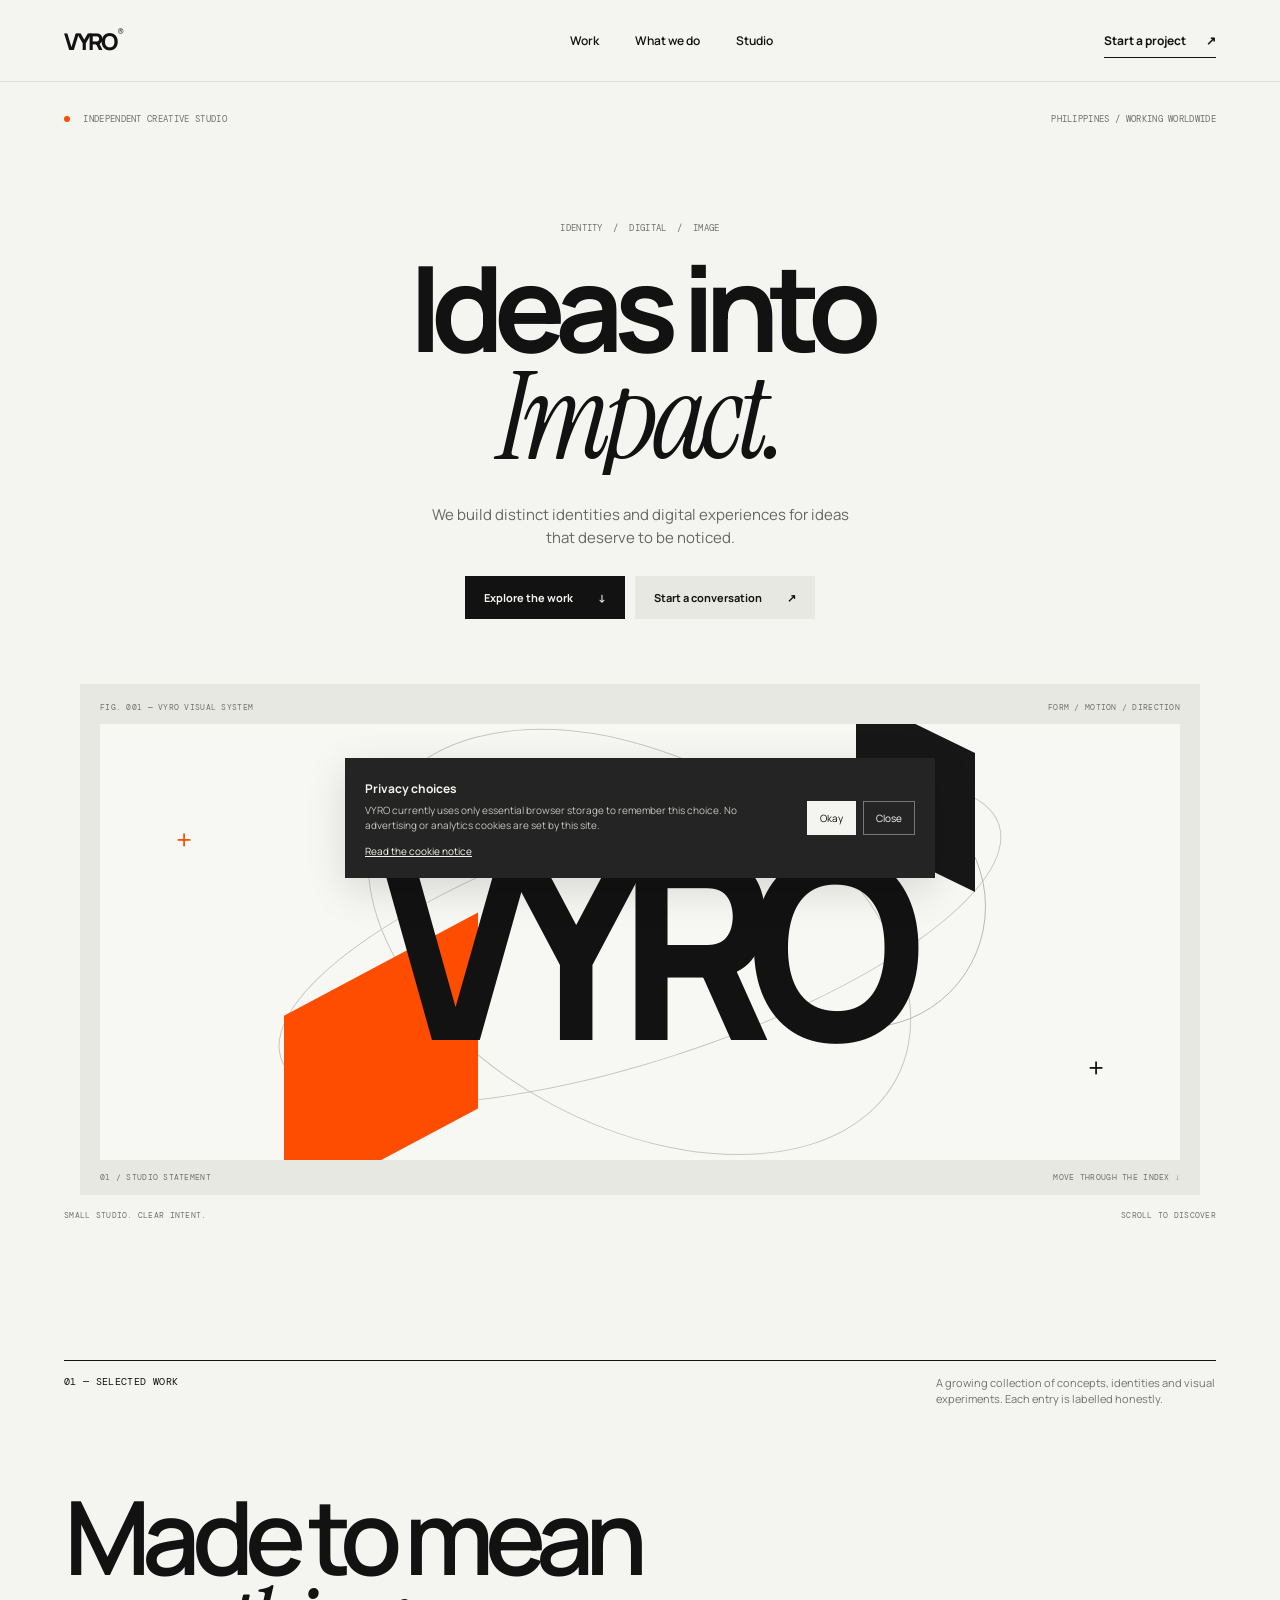
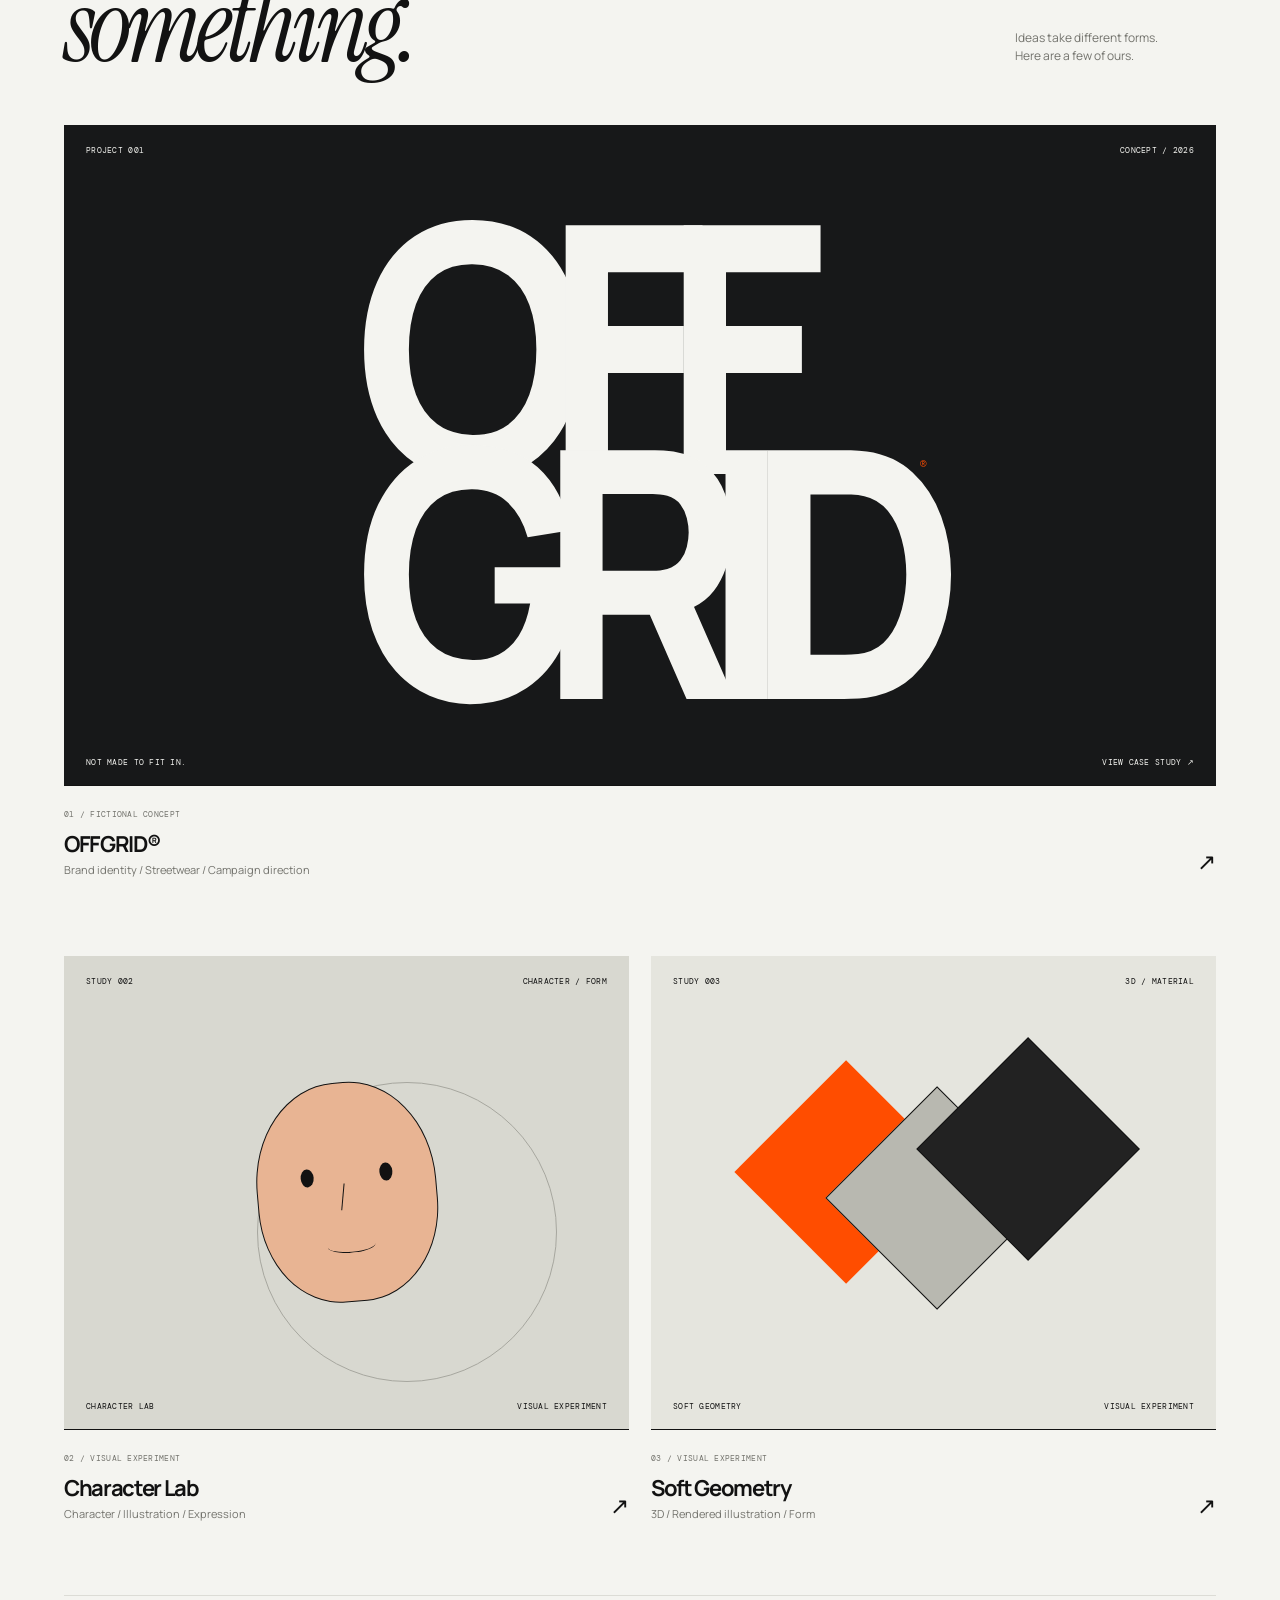
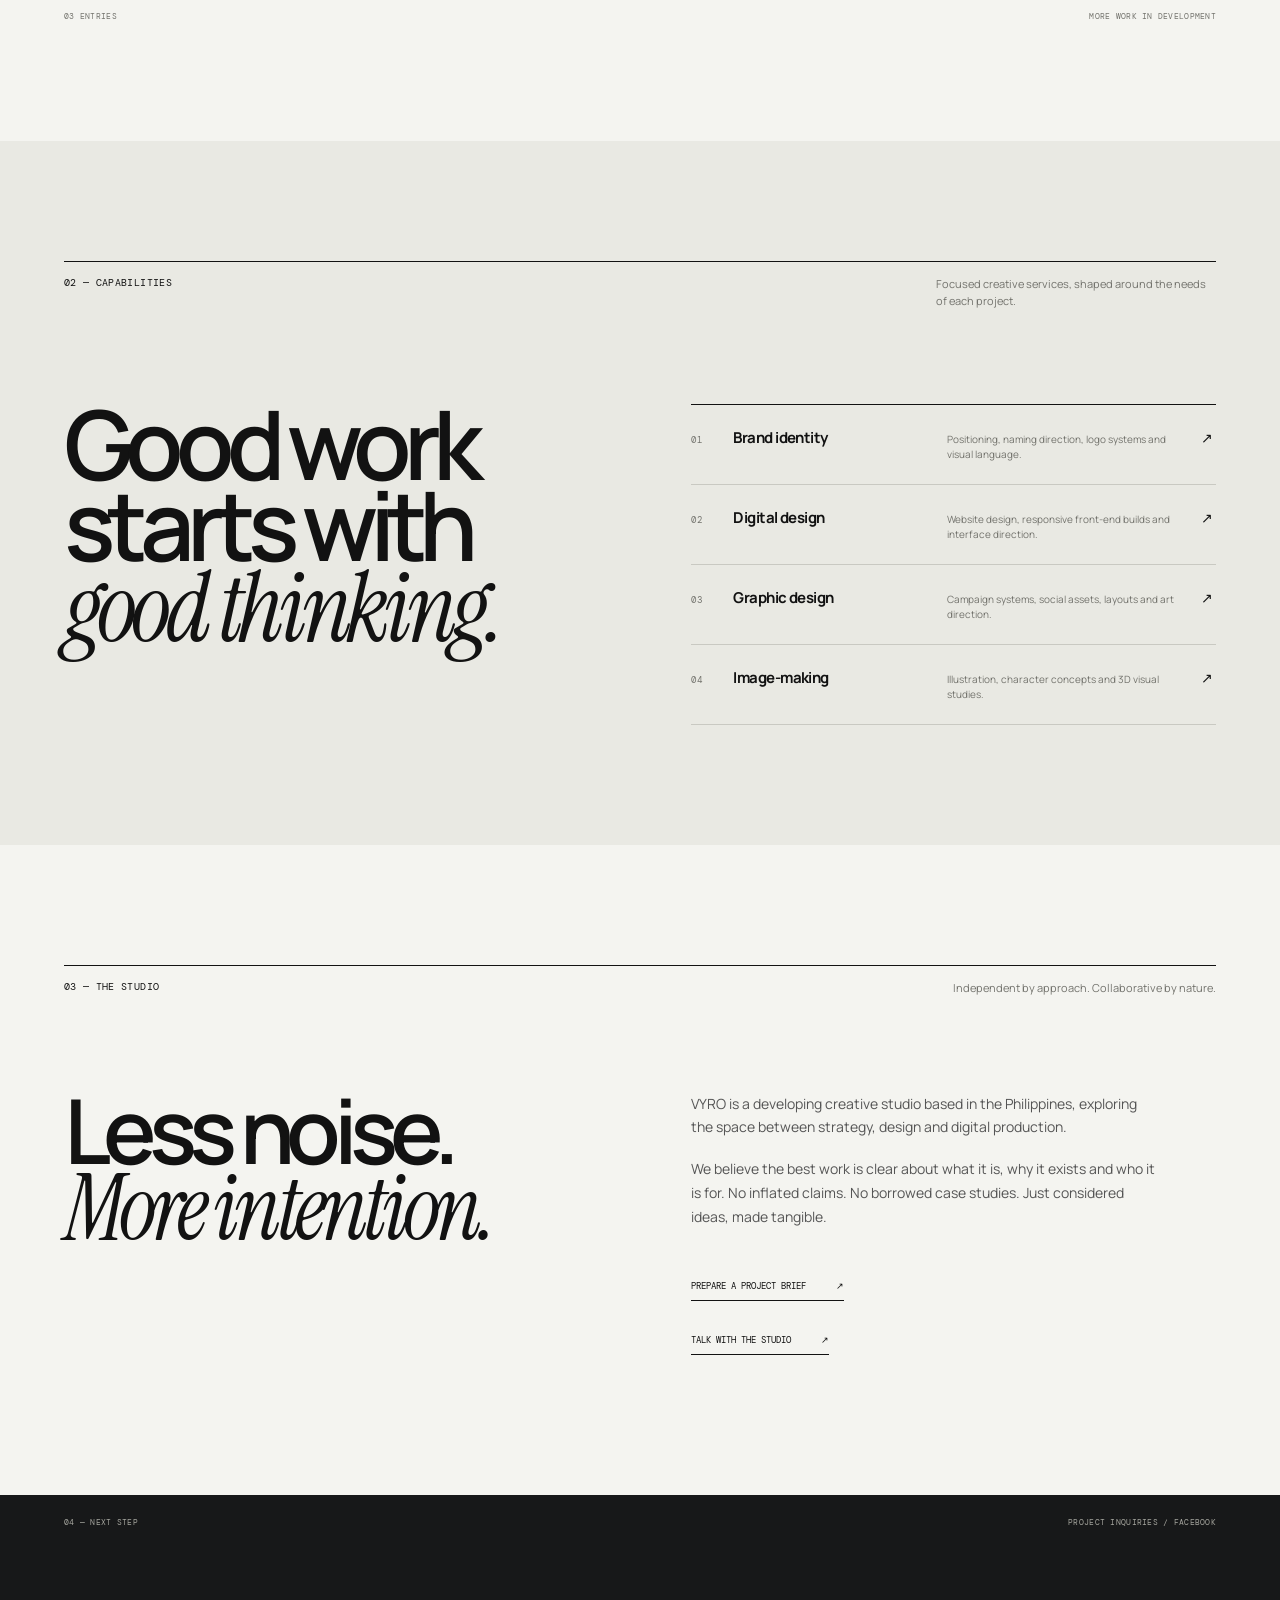
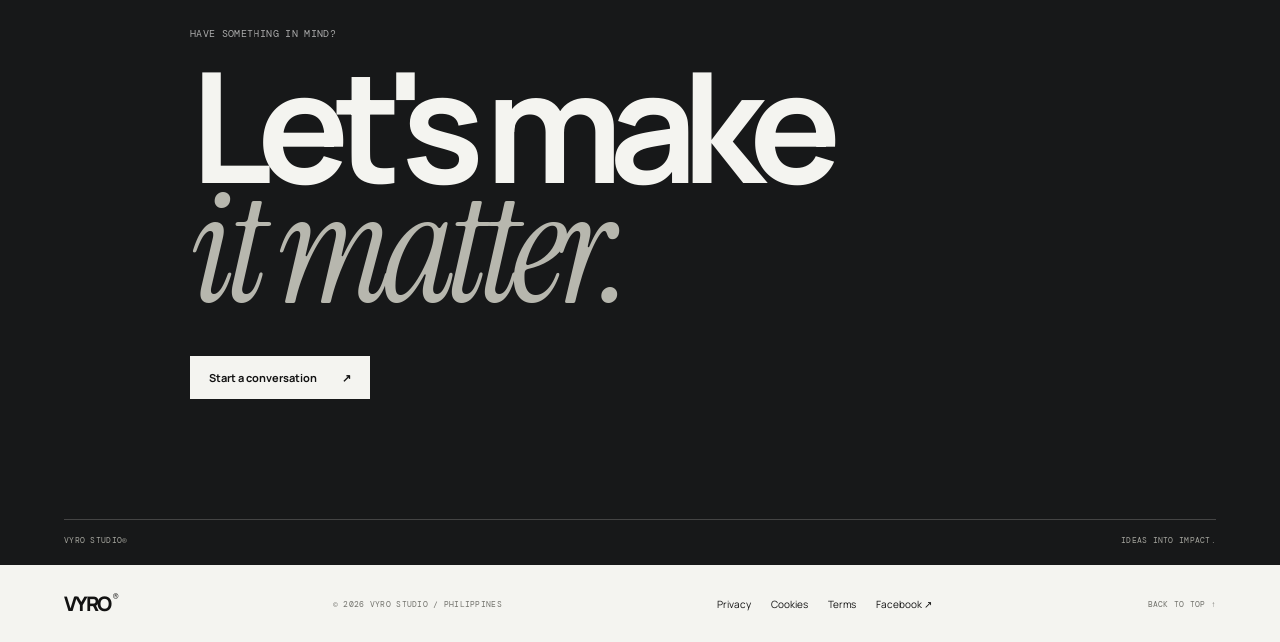
<file: index.html>
<!doctype html>
<html lang="en">
<head>
  <meta charset="utf-8">
  <meta name="viewport" content="width=device-width, initial-scale=1">
  <meta name="theme-color" content="#F4F4F0">
  <meta name="description" content="VYRO Studio is an independent creative studio working across brand identity, digital design and visual worlds. Ideas into impact.">
  <meta property="og:type" content="website">
  <meta property="og:title" content="VYRO Studio — Ideas into Impact">
  <meta property="og:description" content="Brand identity, digital design and visual worlds by VYRO Studio.">
  <meta property="og:url" content="https://vyrobusinessinquires-coder.github.io/vyro-studio/">
  <meta property="og:image" content="https://vyrobusinessinquires-coder.github.io/vyro-studio/og-cover.jpg">
  <meta name="twitter:card" content="summary_large_image">
  <title>VYRO Studio® — Ideas into Impact</title>
  <link rel="icon" href="favicon.svg" type="image/svg+xml">
  <link rel="preconnect" href="https://fonts.googleapis.com">
  <link rel="preconnect" href="https://fonts.gstatic.com" crossorigin>
  <link href="https://fonts.googleapis.com/css2?family=DM+Mono:wght@400;500&family=Manrope:wght@400;500;600;700;800&family=Instrument+Serif:ital@0;1&display=swap" rel="stylesheet">
  <link rel="stylesheet" href="styles.css">
  <script defer src="script.js"></script>
</head>
<body>
  <a class="skip-link" href="#main">Skip to content</a>
  <div class="top-progress" aria-hidden="true"></div>
  <header class="header">
    <a class="brand" href="index.html" aria-label="VYRO Studio home">VYRO<span>®</span></a>
    <button class="menu-toggle" aria-expanded="false" aria-controls="primary-nav" aria-label="Open menu"><i></i><i></i></button>
    <nav id="primary-nav" aria-label="Main navigation">
      <a href="#work">Work</a><a href="#services">What we do</a><a href="#about">Studio</a>
    </nav>
    <a class="header-cta" href="https://www.facebook.com/profile.php?id=61596743637273" target="_blank" rel="noopener noreferrer">Start a project <span>↗</span></a>
  </header>

  <main id="main">
    <section class="hero" aria-labelledby="hero-title">
      <div class="hero-kicker mono"><span><b class="live-dot"></b> INDEPENDENT CREATIVE STUDIO</span><span>PHILIPPINES / WORKING WORLDWIDE</span></div>
      <div class="hero-center">
        <p class="eyebrow mono" data-reveal>IDENTITY&nbsp; / &nbsp;DIGITAL&nbsp; / &nbsp;IMAGE</p>
        <h1 id="hero-title" class="hero-title"><span class="line">Ideas into</span><span class="line"><em>Impact.</em></span></h1>
        <p class="hero-description" data-reveal>We build distinct identities and digital experiences for ideas that deserve to be noticed.</p>
        <div class="hero-actions" data-reveal>
          <a class="button button-dark" href="#work">Explore the work <span>↓</span></a>
          <a class="button button-light" href="https://www.facebook.com/profile.php?id=61596743637273" target="_blank" rel="noopener noreferrer">Start a conversation <span>↗</span></a>
        </div>
      </div>
      <div class="hero-stage" aria-label="A moving typographic composition introducing VYRO Studio">
        <div class="stage-top mono"><span>FIG. 001 — VYRO VISUAL SYSTEM</span><span>FORM / MOTION / DIRECTION</span></div>
        <div class="stage-grid" aria-hidden="true">
          <div class="stage-orbit orbit-a"></div><div class="stage-orbit orbit-b"></div>
          <div class="stage-disc"></div><div class="stage-slab slab-a"></div><div class="stage-slab slab-b"></div>
          <div class="stage-type">VYRO<span>®</span></div>
          <div class="stage-cross cross-a">+</div><div class="stage-cross cross-b">+</div>
        </div>
        <div class="stage-bottom mono"><span>01 / STUDIO STATEMENT</span><span>MOVE THROUGH THE INDEX ↓</span></div>
      </div>
      <div class="hero-foot mono"><span>SMALL STUDIO. CLEAR INTENT.</span><span>SCROLL TO DISCOVER</span></div>
    </section>

    <section class="work section" id="work">
      <div class="section-top">
        <p class="mono section-index">01 — SELECTED WORK</p>
        <p class="section-aside">A growing collection of concepts, identities and visual experiments. Each entry is labelled honestly.</p>
      </div>
      <div class="section-heading" data-reveal><h2>Made to mean<br><em>something.</em></h2><p>Ideas take different forms.<br>Here are a few of ours.</p></div>
      <div class="work-list">
        <a class="work-item work-feature" href="offgrid.html">
          <div class="work-image offgrid-image">
            <div class="image-meta mono"><span>PROJECT 001</span><span>CONCEPT / 2026</span></div>
            <div class="offgrid-lockup">OFF<br>GRID<span>®</span></div>
            <div class="image-bottom mono"><span>NOT MADE TO FIT IN.</span><span>VIEW CASE STUDY ↗</span></div>
            <div class="offgrid-stripe"></div>
          </div>
          <div class="work-caption"><div><span class="mono">01 / FICTIONAL CONCEPT</span><h3>OFFGRID®</h3><p>Brand identity / Streetwear / Campaign direction</p></div><span class="work-arrow">↗</span></div>
        </a>
        <a class="work-item" href="character-lab.html">
          <div class="work-image character-image">
            <div class="image-meta mono"><span>STUDY 002</span><span>CHARACTER / FORM</span></div>
            <div class="character-art"><div class="char-halo"></div><div class="char-face"><i></i><i></i><b></b><span></span></div></div>
            <div class="image-bottom mono"><span>CHARACTER LAB</span><span>VISUAL EXPERIMENT</span></div>
          </div>
          <div class="work-caption"><div><span class="mono">02 / VISUAL EXPERIMENT</span><h3>Character Lab</h3><p>Character / Illustration / Expression</p></div><span class="work-arrow">↗</span></div>
        </a>
        <a class="work-item" href="soft-geometry.html">
          <div class="work-image geometry-image">
            <div class="image-meta mono"><span>STUDY 003</span><span>3D / MATERIAL</span></div>
            <div class="geometry-art"><i></i><i></i><i></i></div>
            <div class="image-bottom mono"><span>SOFT GEOMETRY</span><span>VISUAL EXPERIMENT</span></div>
          </div>
          <div class="work-caption"><div><span class="mono">03 / VISUAL EXPERIMENT</span><h3>Soft Geometry</h3><p>3D / Rendered illustration / Form</p></div><span class="work-arrow">↗</span></div>
        </a>
      </div>
      <div class="list-end mono"><span>03 ENTRIES</span><span>MORE WORK IN DEVELOPMENT</span></div>
    </section>

    <section class="services section" id="services">
      <div class="section-top"><p class="mono section-index">02 — CAPABILITIES</p><p class="section-aside">Focused creative services, shaped around the needs of each project.</p></div>
      <div class="services-layout">
        <h2 data-reveal>Good work<br>starts with<br><em>good thinking.</em></h2>
        <div class="service-list">
          <div class="service-row"><span class="mono">01</span><h3>Brand identity</h3><p>Positioning, naming direction, logo systems and visual language.</p><span>↗</span></div>
          <div class="service-row"><span class="mono">02</span><h3>Digital design</h3><p>Website design, responsive front-end builds and interface direction.</p><span>↗</span></div>
          <div class="service-row"><span class="mono">03</span><h3>Graphic design</h3><p>Campaign systems, social assets, layouts and art direction.</p><span>↗</span></div>
          <div class="service-row"><span class="mono">04</span><h3>Image-making</h3><p>Illustration, character concepts and 3D visual studies.</p><span>↗</span></div>
        </div>
      </div>
    </section>

    <section class="studio section" id="about">
      <div class="section-top"><p class="mono section-index">03 — THE STUDIO</p><p class="section-aside">Independent by approach. Collaborative by nature.</p></div>
      <div class="studio-layout">
        <h2 data-reveal>Less noise.<br><em>More intention.</em></h2>
        <div class="studio-copy"><p>VYRO is a developing creative studio based in the Philippines, exploring the space between strategy, design and digital production.</p><p>We believe the best work is clear about what it is, why it exists and who it is for. No inflated claims. No borrowed case studies. Just considered ideas, made tangible.</p><a class="text-link" href="project-inquiry.html">PREPARE A PROJECT BRIEF <span>↗</span></a><br><a class="text-link" href="https://www.facebook.com/profile.php?id=61596743637273" target="_blank" rel="noopener noreferrer">TALK WITH THE STUDIO <span>↗</span></a></div>
      </div>
    </section>

    <section class="contact">
      <div class="contact-top mono"><span>04 — NEXT STEP</span><span>PROJECT INQUIRIES / FACEBOOK</span></div>
      <div class="contact-content"><p class="mono">HAVE SOMETHING IN MIND?</p><h2>Let's make<br><em>it matter.</em></h2><a class="button button-paper" href="https://www.facebook.com/profile.php?id=61596743637273" target="_blank" rel="noopener noreferrer">Start a conversation <span>↗</span></a></div>
      <div class="contact-bottom mono"><span>VYRO STUDIO®</span><span>IDEAS INTO IMPACT.</span></div>
    </section>
  </main>

  <footer class="footer">
    <a class="brand footer-brand" href="#main">VYRO<span>®</span></a>
    <span class="mono footer-copy">© 2026 VYRO STUDIO / PHILIPPINES</span>
    <nav aria-label="Legal links"><a href="privacy.html">Privacy</a><a href="cookies.html">Cookies</a><a href="terms.html">Terms</a><a href="https://www.facebook.com/profile.php?id=61596743637273" target="_blank" rel="noopener noreferrer">Facebook ↗</a></nav>
    <a class="mono back-top" href="#main">BACK TO TOP ↑</a>
  </footer>

  <aside class="cookie-notice" id="cookie-notice" role="dialog" aria-label="Privacy preferences" aria-live="polite" hidden>
    <div><strong>Privacy choices</strong><p>VYRO currently uses only essential browser storage to remember this choice. No advertising or analytics cookies are set by this site.</p><a href="cookies.html">Read the cookie notice</a></div>
    <div class="cookie-actions"><button type="button" class="cookie-accept" id="cookie-accept">Okay</button><button type="button" class="cookie-dismiss" id="cookie-dismiss">Close</button></div>
  </aside>
  <noscript><p class="noscript">JavaScript is off. The site content and links remain available.</p></noscript>
</body>
</html>
</file>
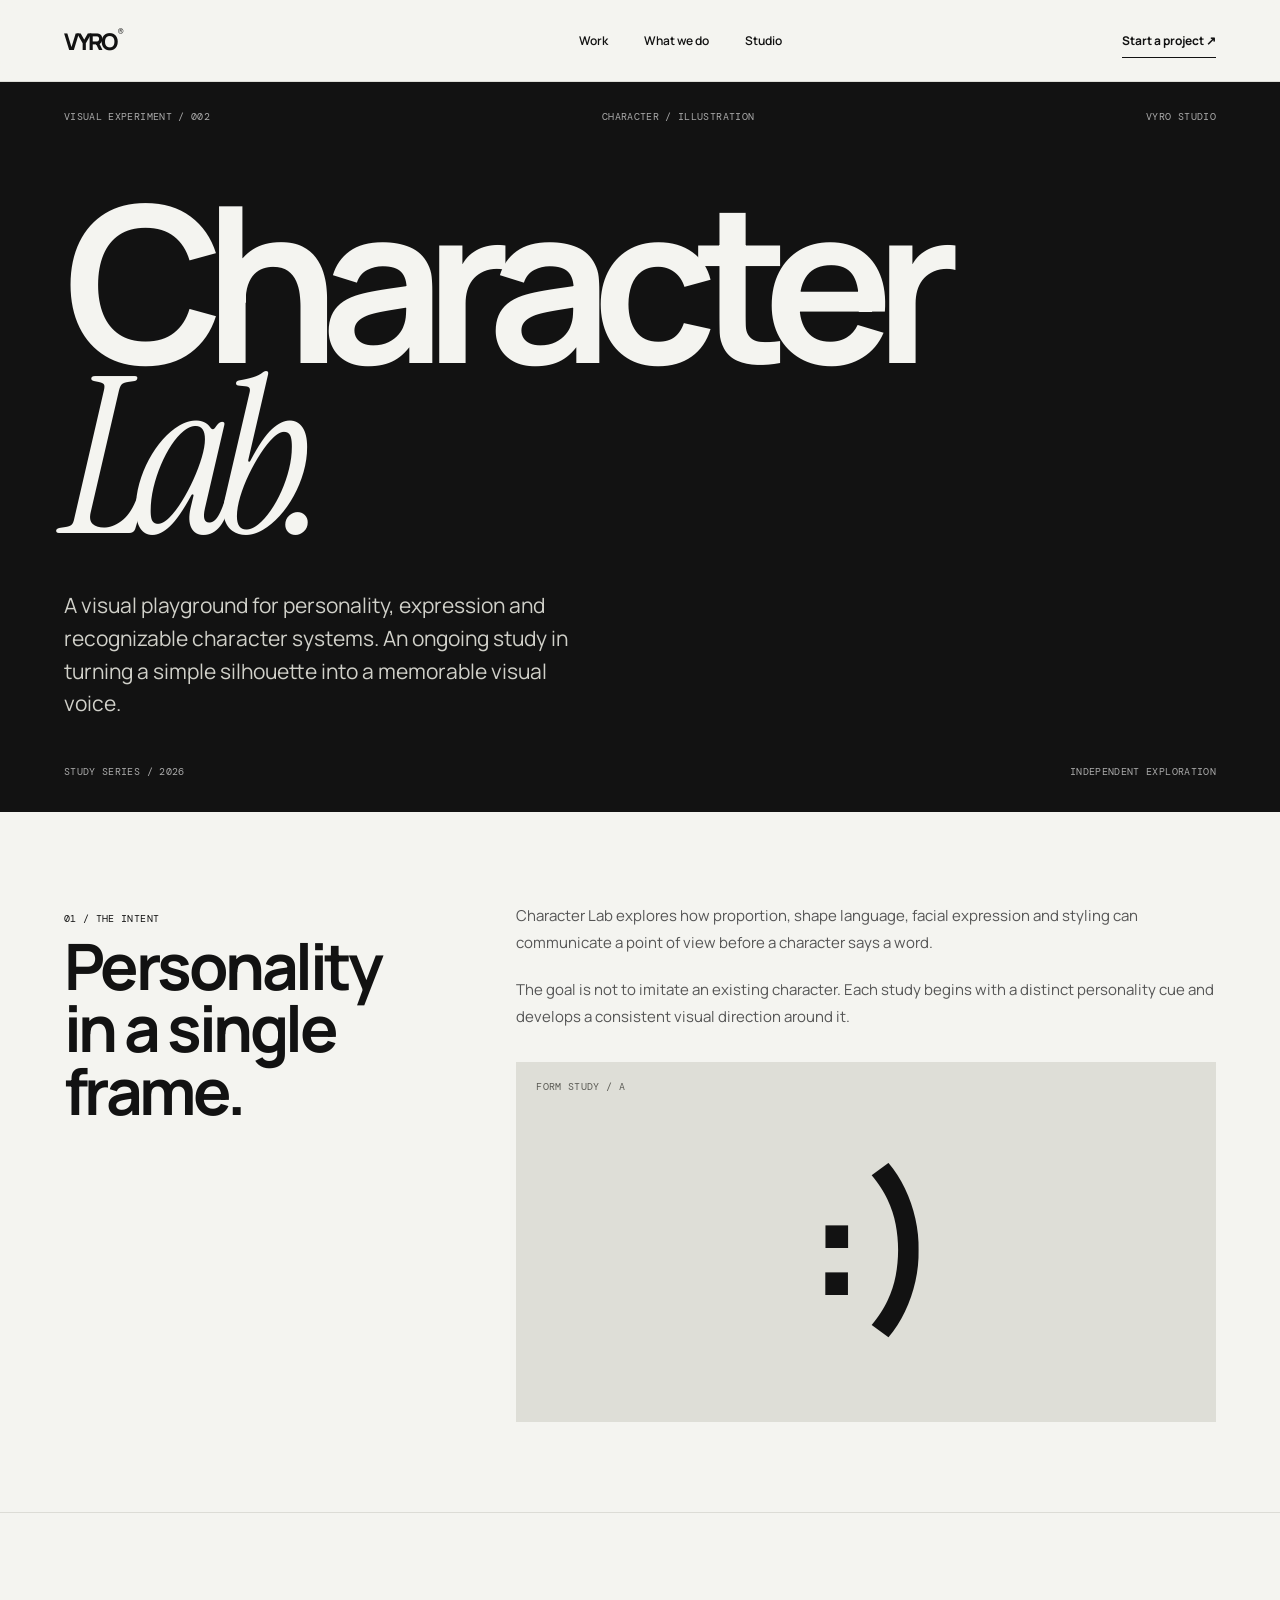
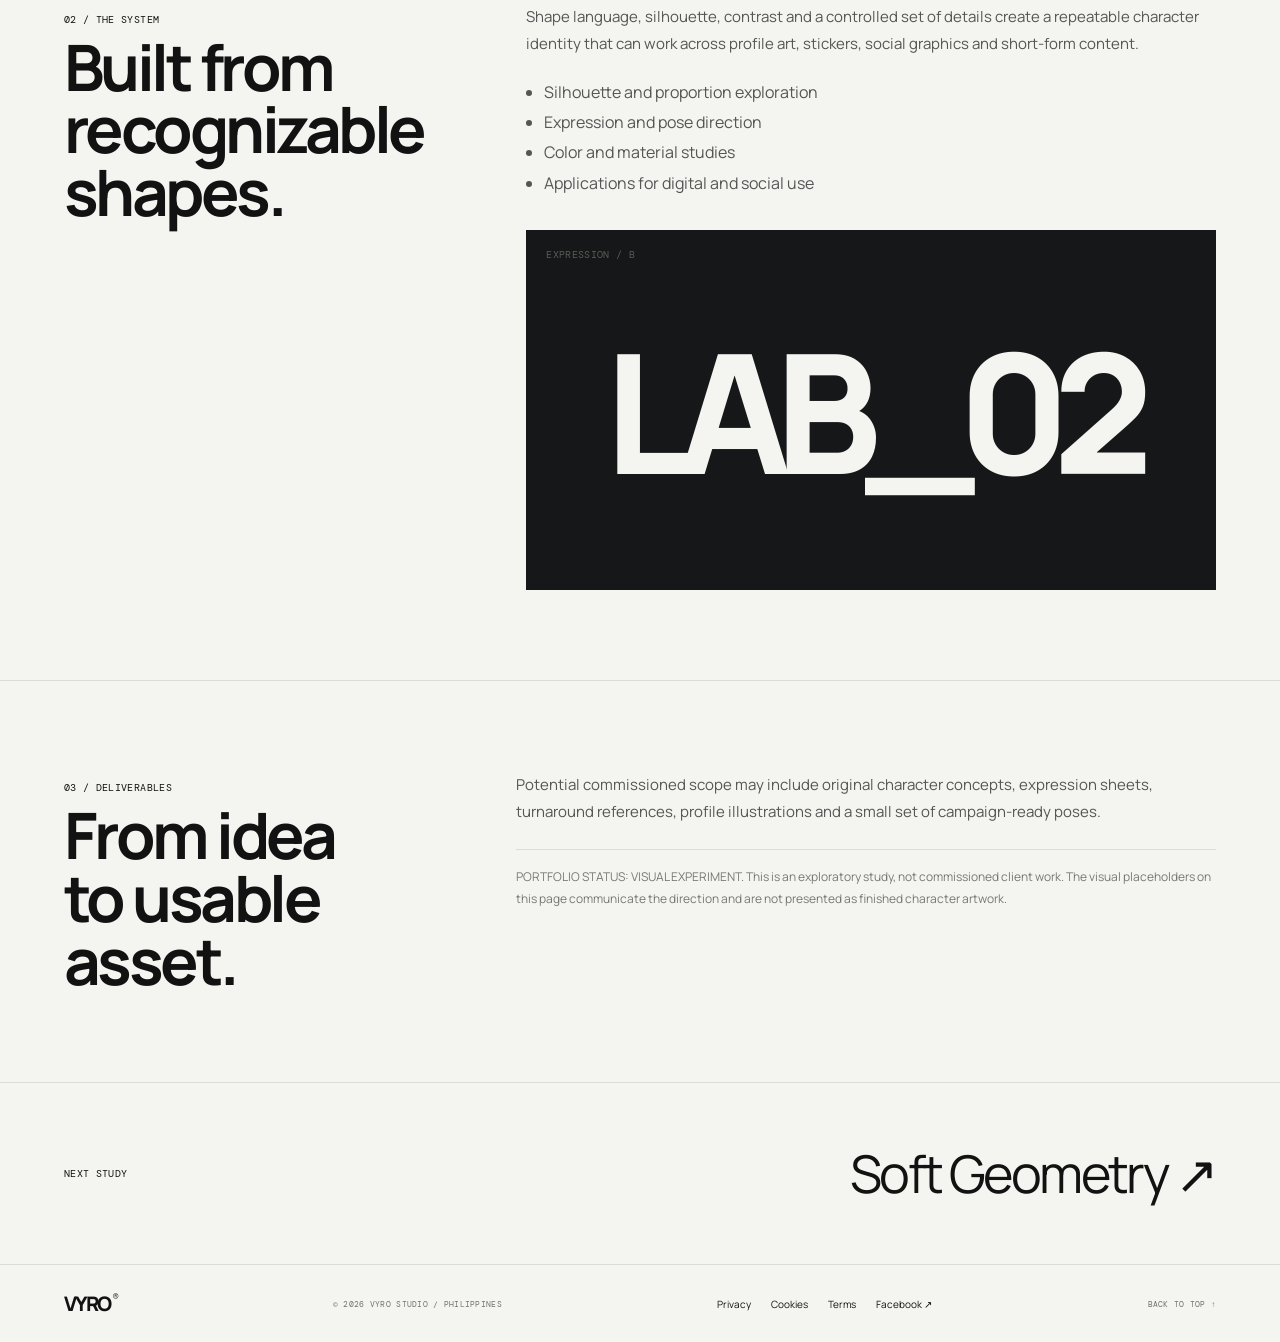
<file: character-lab.html>
<!doctype html><html lang="en"><head><meta charset="utf-8"><meta name="viewport" content="width=device-width,initial-scale=1"><meta name="description" content="Character design and illustration visual experiments by VYRO Studio."><meta property="og:title" content="Character Lab — VYRO Studio"><meta property="og:description" content="Character design and illustration visual experiments by VYRO Studio."><meta name="theme-color" content="#F4F4F0"><title>Character Lab — VYRO Studio</title><link rel="icon" href="favicon.svg" type="image/svg+xml"><link rel="preconnect" href="https://fonts.googleapis.com"><link rel="preconnect" href="https://fonts.gstatic.com" crossorigin><link href="https://fonts.googleapis.com/css2?family=DM+Mono:wght@400;500&family=Manrope:wght@400;500;600;700;800&family=Instrument+Serif:ital@0;1&display=swap" rel="stylesheet"><link rel="stylesheet" href="styles.css"><script defer src="script.js"></script></head><body><header class="header"><a class="brand" href="index.html">VYRO<span>®</span></a><nav id="primary-nav"><a href="index.html#work">Work</a><a href="index.html#services">What we do</a><a href="index.html#about">Studio</a></nav><a class="header-cta" href="https://www.facebook.com/profile.php?id=61596743637273" target="_blank" rel="noopener noreferrer">Start a project ↗</a></header><main id="top"><section class="case-hero"><div class="case-meta mono"><span>VISUAL EXPERIMENT / 002</span><span>CHARACTER / ILLUSTRATION</span><span>VYRO STUDIO</span></div><div><h1>Character<br><em>Lab.</em></h1><p class="case-deck">A visual playground for personality, expression and recognizable character systems. An ongoing study in turning a simple silhouette into a memorable visual voice.</p></div><div class="case-foot mono"><span>STUDY SERIES / 2026</span><span>INDEPENDENT EXPLORATION</span></div></section><section class="case-block"><div><p class="mono">01 / THE INTENT</p><h2>Personality<br>in a single<br>frame.</h2></div><div class="case-copy"><p>Character Lab explores how proportion, shape language, facial expression and styling can communicate a point of view before a character says a word.</p><p>The goal is not to imitate an existing character. Each study begins with a distinct personality cue and develops a consistent visual direction around it.</p><div class="case-visual"><span class="mono">FORM STUDY / A</span><div class="visual-word">: )</div></div></div></section><section class="case-block"><div><p class="mono">02 / THE SYSTEM</p><h2>Built from<br>recognizable<br>shapes.</h2></div><div class="case-copy"><p>Shape language, silhouette, contrast and a controlled set of details create a repeatable character identity that can work across profile art, stickers, social graphics and short-form content.</p><ul><li>Silhouette and proportion exploration</li><li>Expression and pose direction</li><li>Color and material studies</li><li>Applications for digital and social use</li></ul><div class="case-visual dark"><span class="mono">EXPRESSION / B</span><div class="visual-word">LAB_02</div></div></div></section><section class="case-block"><div><p class="mono">03 / DELIVERABLES</p><h2>From idea<br>to usable<br>asset.</h2></div><div class="case-copy"><p>Potential commissioned scope may include original character concepts, expression sheets, turnaround references, profile illustrations and a small set of campaign-ready poses.</p><p class="case-note">PORTFOLIO STATUS: VISUAL EXPERIMENT. This is an exploratory study, not commissioned client work. The visual placeholders on this page communicate the direction and are not presented as finished character artwork.</p></div></section><div class="case-next"><span class="mono">NEXT STUDY</span><a href="soft-geometry.html">Soft Geometry ↗</a></div></main><footer class="footer"><a class="brand footer-brand" href="index.html">VYRO<span>®</span></a><span class="mono footer-copy">© 2026 VYRO STUDIO / PHILIPPINES</span><nav><a href="privacy.html">Privacy</a><a href="cookies.html">Cookies</a><a href="terms.html">Terms</a><a href="https://www.facebook.com/profile.php?id=61596743637273" target="_blank" rel="noopener noreferrer">Facebook ↗</a></nav><a class="mono back-top" href="#top">BACK TO TOP ↑</a></footer></body></html>
</file>
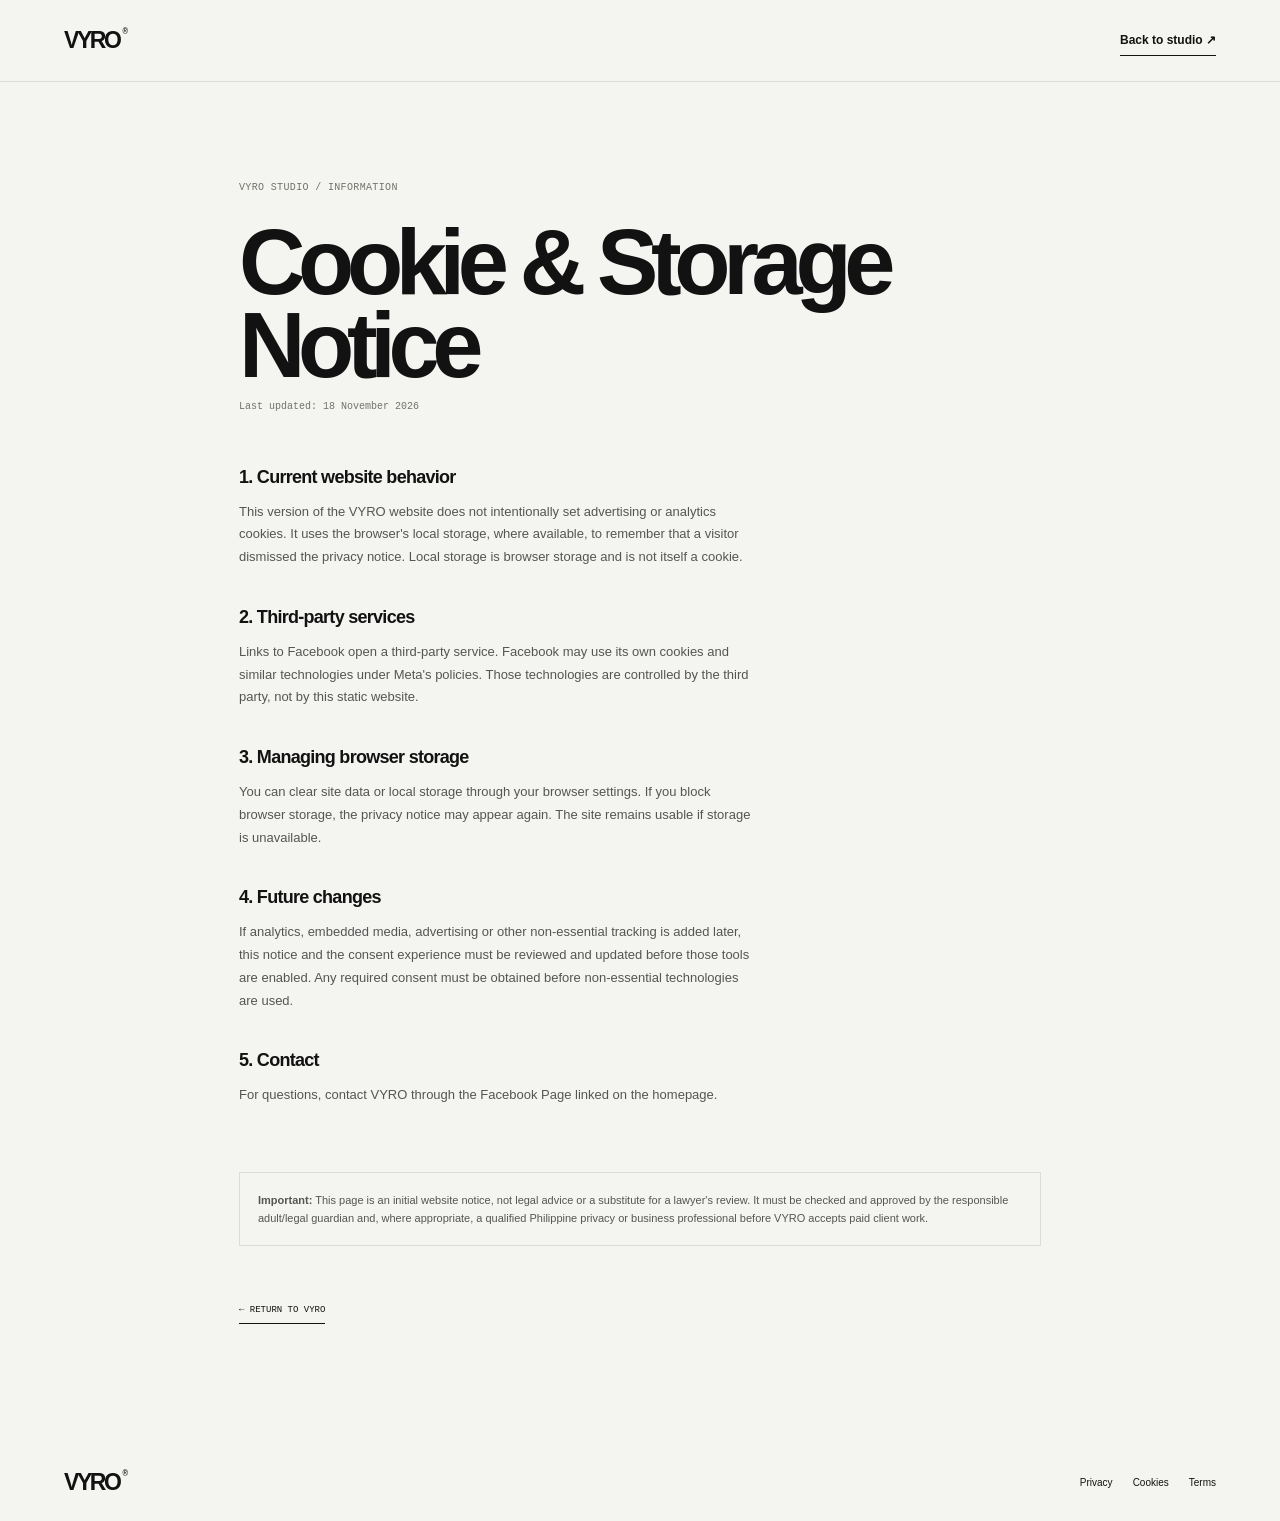
<file: cookies.html>
<!doctype html>
<html lang="en"><head><meta charset="utf-8"><meta name="viewport" content="width=device-width,initial-scale=1"><meta name="description" content="Information about cookies and browser storage used by the VYRO Studio website."><meta name="theme-color" content="#F4F4F0"><title>Cookie & Storage Notice — VYRO Studio</title><link rel="icon" href="favicon.svg" type="image/svg+xml"><link rel="stylesheet" href="styles.css"></head><body><header class="header"><a class="brand" href="index.html">VYRO<span>®</span></a><a class="header-cta" href="index.html">Back to studio ↗</a></header><main class="legal-main"><p class="mono legal-kicker">VYRO STUDIO / INFORMATION</p><h1>Cookie & Storage Notice</h1><p class="legal-updated">Last updated: 18 November 2026</p><section class="legal-copy">
<h2>1. Current website behavior</h2><p>This version of the VYRO website does not intentionally set advertising or analytics cookies. It uses the browser's local storage, where available, to remember that a visitor dismissed the privacy notice. Local storage is browser storage and is not itself a cookie.</p>
<h2>2. Third-party services</h2><p>Links to Facebook open a third-party service. Facebook may use its own cookies and similar technologies under Meta's policies. Those technologies are controlled by the third party, not by this static website.</p>
<h2>3. Managing browser storage</h2><p>You can clear site data or local storage through your browser settings. If you block browser storage, the privacy notice may appear again. The site remains usable if storage is unavailable.</p>
<h2>4. Future changes</h2><p>If analytics, embedded media, advertising or other non-essential tracking is added later, this notice and the consent experience must be reviewed and updated before those tools are enabled. Any required consent must be obtained before non-essential technologies are used.</p>
<h2>5. Contact</h2><p>For questions, contact VYRO through the Facebook Page linked on the homepage.</p>
</section><p class="legal-note"><strong>Important:</strong> This page is an initial website notice, not legal advice or a substitute for a lawyer's review. It must be checked and approved by the responsible adult/legal guardian and, where appropriate, a qualified Philippine privacy or business professional before VYRO accepts paid client work.</p><a class="text-link" href="index.html">← RETURN TO VYRO</a></main><footer class="footer"><a class="brand" href="index.html">VYRO<span>®</span></a><nav><a href="privacy.html">Privacy</a><a href="cookies.html">Cookies</a><a href="terms.html">Terms</a></nav></footer></body></html>
</file>
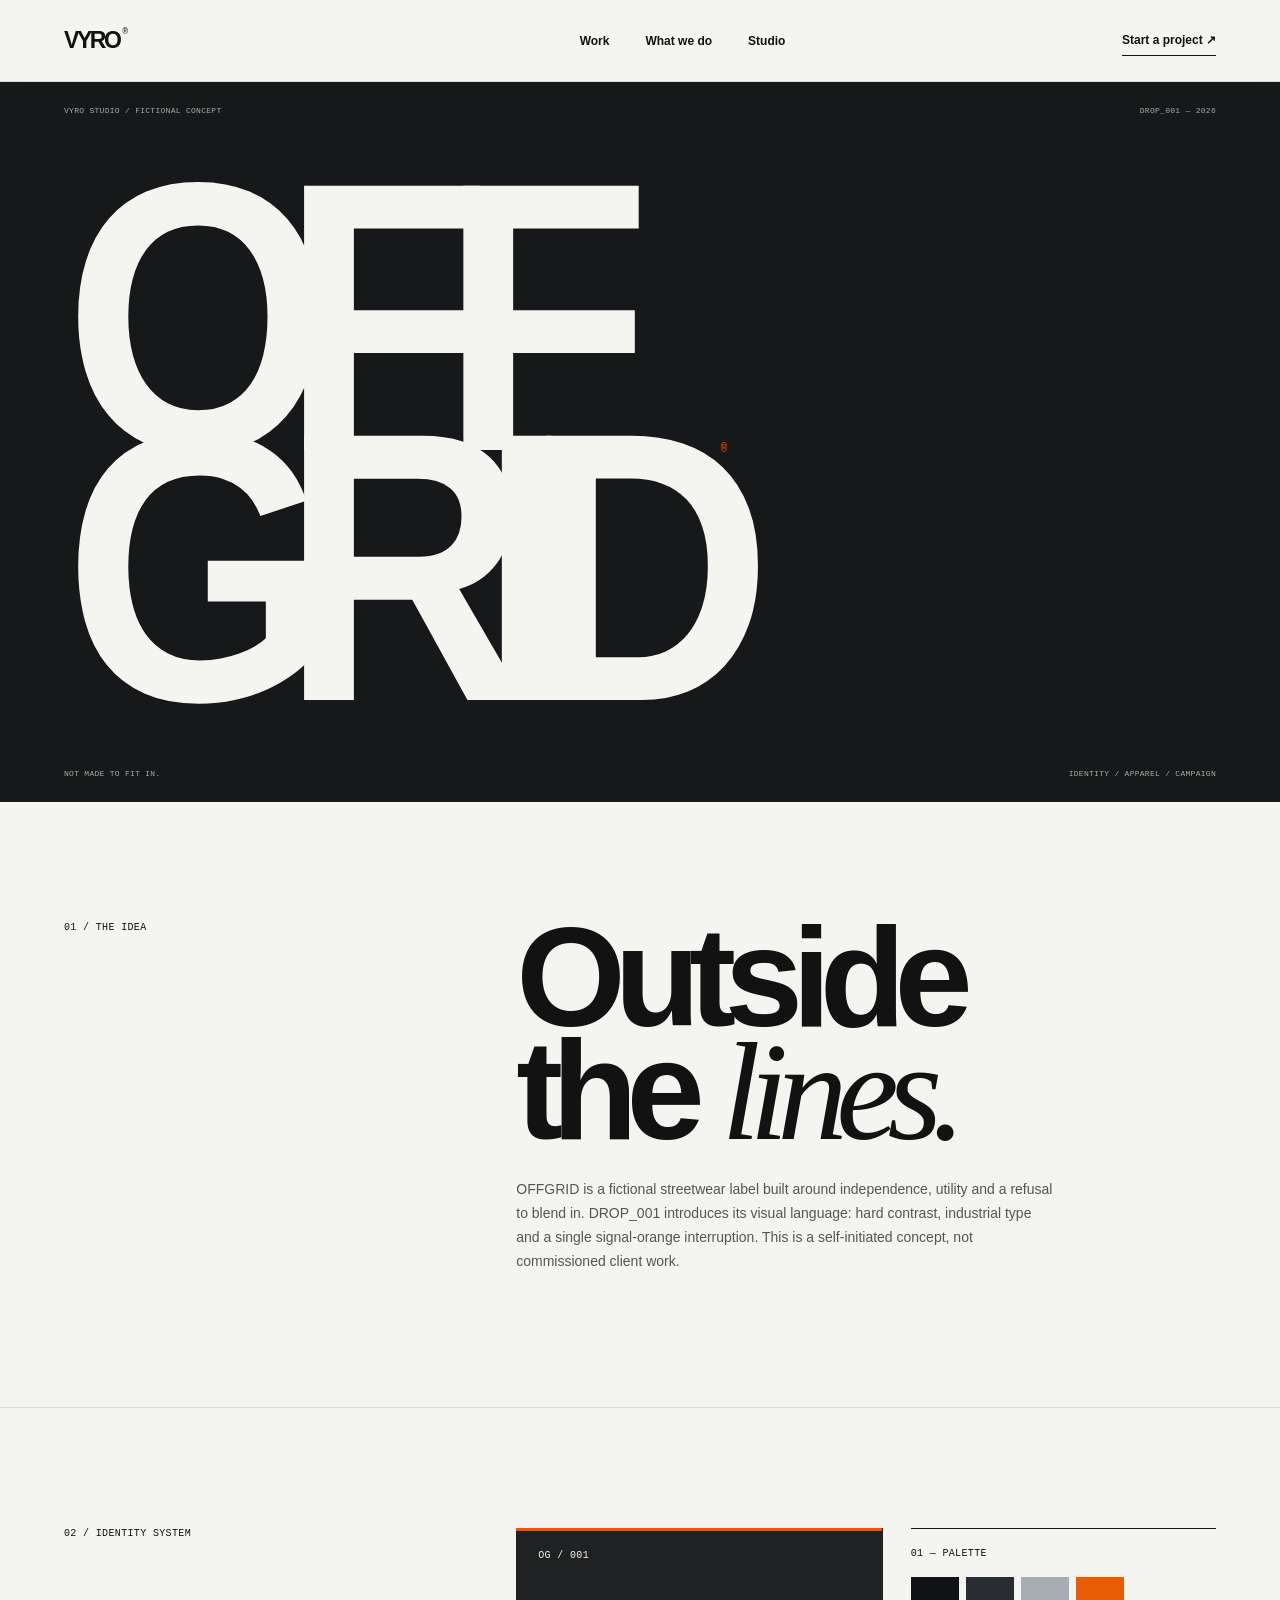
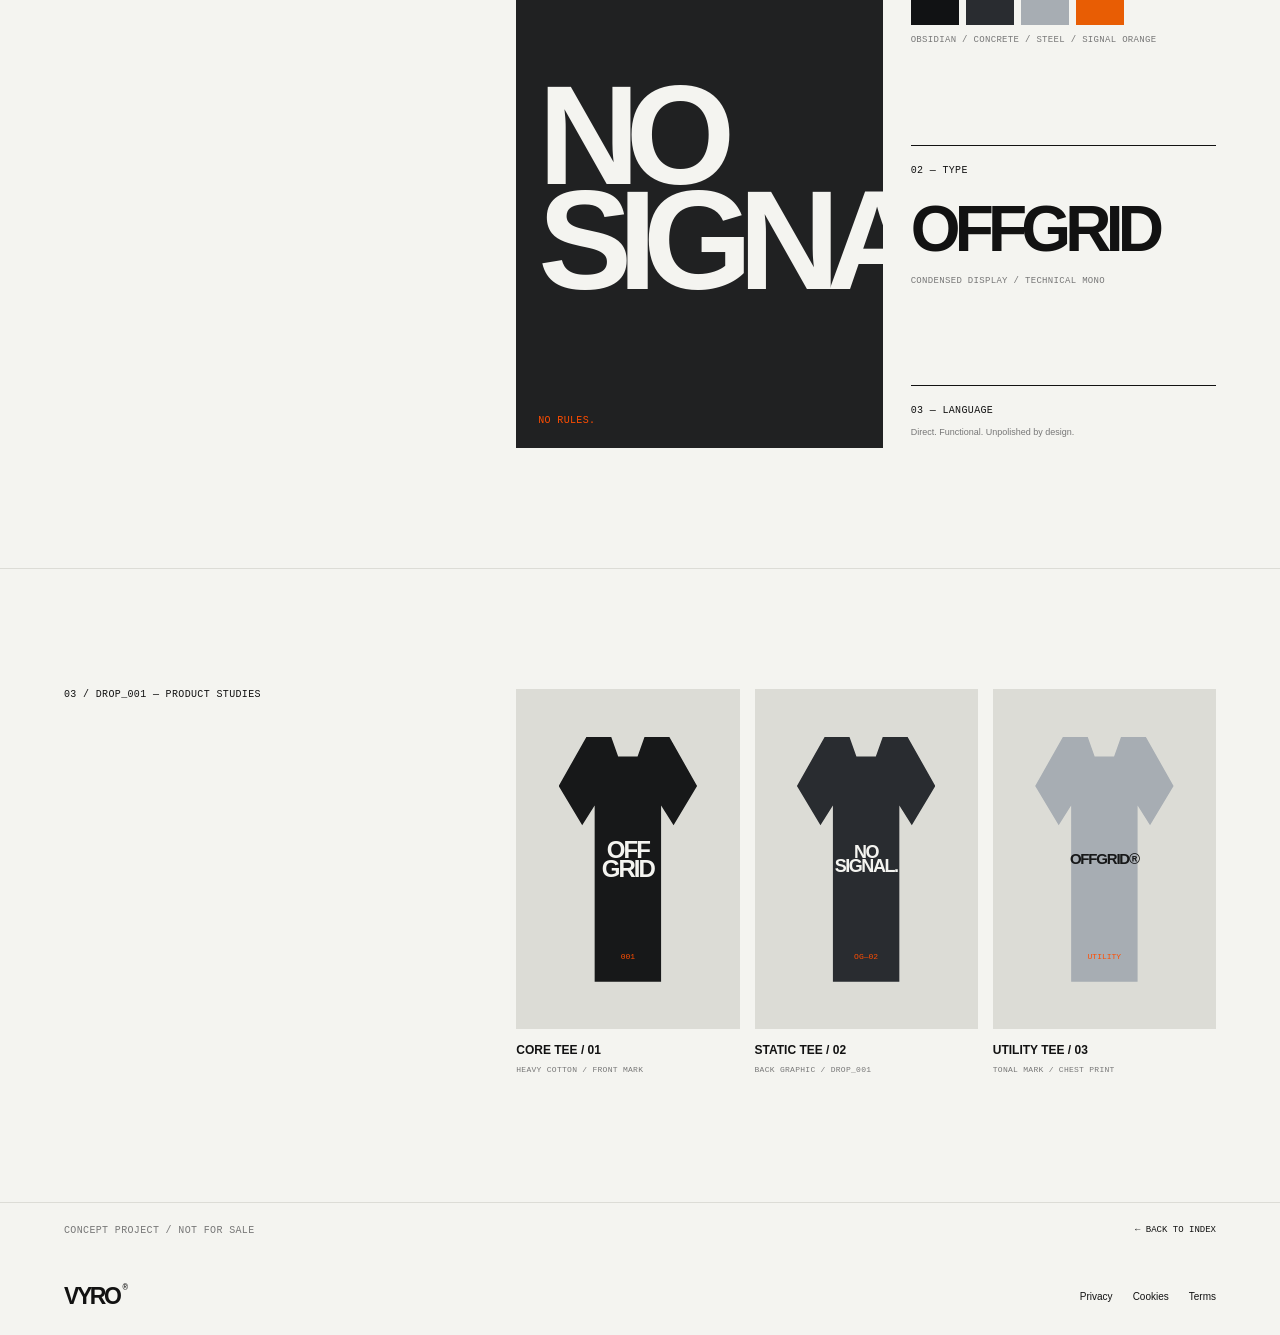
<file: offgrid.html>
<!doctype html>
<html lang="en"><head><meta charset="utf-8"><meta name="viewport" content="width=device-width,initial-scale=1"><meta name="description" content="OFFGRID is a fictional streetwear identity concept developed by VYRO Studio."><meta property="og:title" content="OFFGRID® — Concept Project / VYRO Studio"><meta property="og:description" content="A fictional streetwear identity concept."><meta name="theme-color" content="#171819"><title>OFFGRID® — Concept Project / VYRO Studio</title><link rel="icon" href="favicon.svg" type="image/svg+xml"><link rel="stylesheet" href="styles.css"><link rel="stylesheet" href="offgrid.css"><script defer src="script.js"></script></head>
<body class="offgrid-page"><header class="header"><a class="brand" href="index.html">VYRO<span>®</span></a><nav id="primary-nav"><a href="index.html#work">Work</a><a href="index.html#services">What we do</a><a href="index.html#about">Studio</a></nav><a class="header-cta" href="https://www.facebook.com/profile.php?id=61596743637273" target="_blank" rel="noopener noreferrer">Start a project ↗</a><button class="menu-toggle" aria-expanded="false" aria-controls="primary-nav" aria-label="Open menu"><i></i><i></i></button></header>
<main><section class="og-hero"><div class="og-meta mono"><span>VYRO STUDIO / FICTIONAL CONCEPT</span><span>DROP_001 — 2026</span></div><div class="og-title">OFF<br>GRID<span>®</span></div><div class="og-bottom mono"><span>NOT MADE TO FIT IN.</span><span>IDENTITY / APPAREL / CAMPAIGN</span></div></section>
<section class="og-intro"><span class="mono">01 / THE IDEA</span><div><h1>Outside<br>the <em>lines.</em></h1><p>OFFGRID is a fictional streetwear label built around independence, utility and a refusal to blend in. DROP_001 introduces its visual language: hard contrast, industrial type and a single signal-orange interruption. This is a self-initiated concept, not commissioned client work.</p></div></section>
<section class="og-system"><span class="mono">02 / IDENTITY SYSTEM</span><div class="og-system-grid"><div class="og-poster"><span class="mono">OG / 001</span><b>NO<br>SIGNAL.</b><small class="mono">NO RULES.</small></div><div class="og-spec"><div><span class="mono">01 — PALETTE</span><div class="swatches"><i></i><i></i><i></i><i></i></div><p class="mono">OBSIDIAN / CONCRETE / STEEL / SIGNAL ORANGE</p></div><div><span class="mono">02 — TYPE</span><strong class="type-sample">OFFGRID</strong><p class="mono">CONDENSED DISPLAY / TECHNICAL MONO</p></div><div><span class="mono">03 — LANGUAGE</span><p>Direct. Functional. Unpolished by design.</p></div></div></div></section>
<section class="og-products"><span class="mono">03 / DROP_001 — PRODUCT STUDIES</span><div class="product-studies"><article><div class="tee tee-one"><span>OFF<br>GRID</span><small>001</small></div><h3>CORE TEE / 01</h3><p class="mono">HEAVY COTTON / FRONT MARK</p></article><article><div class="tee tee-two"><span>NO<br>SIGNAL.</span><small>OG—02</small></div><h3>STATIC TEE / 02</h3><p class="mono">BACK GRAPHIC / DROP_001</p></article><article><div class="tee tee-three"><span>OFFGRID®</span><small>UTILITY</small></div><h3>UTILITY TEE / 03</h3><p class="mono">TONAL MARK / CHEST PRINT</p></article></div></section>
<section class="og-close"><span class="mono">CONCEPT PROJECT / NOT FOR SALE</span><a href="index.html#work">← BACK TO INDEX</a></section></main><footer class="footer"><a class="brand" href="index.html">VYRO<span>®</span></a><nav><a href="privacy.html">Privacy</a><a href="cookies.html">Cookies</a><a href="terms.html">Terms</a></nav></footer></body></html>
</file>
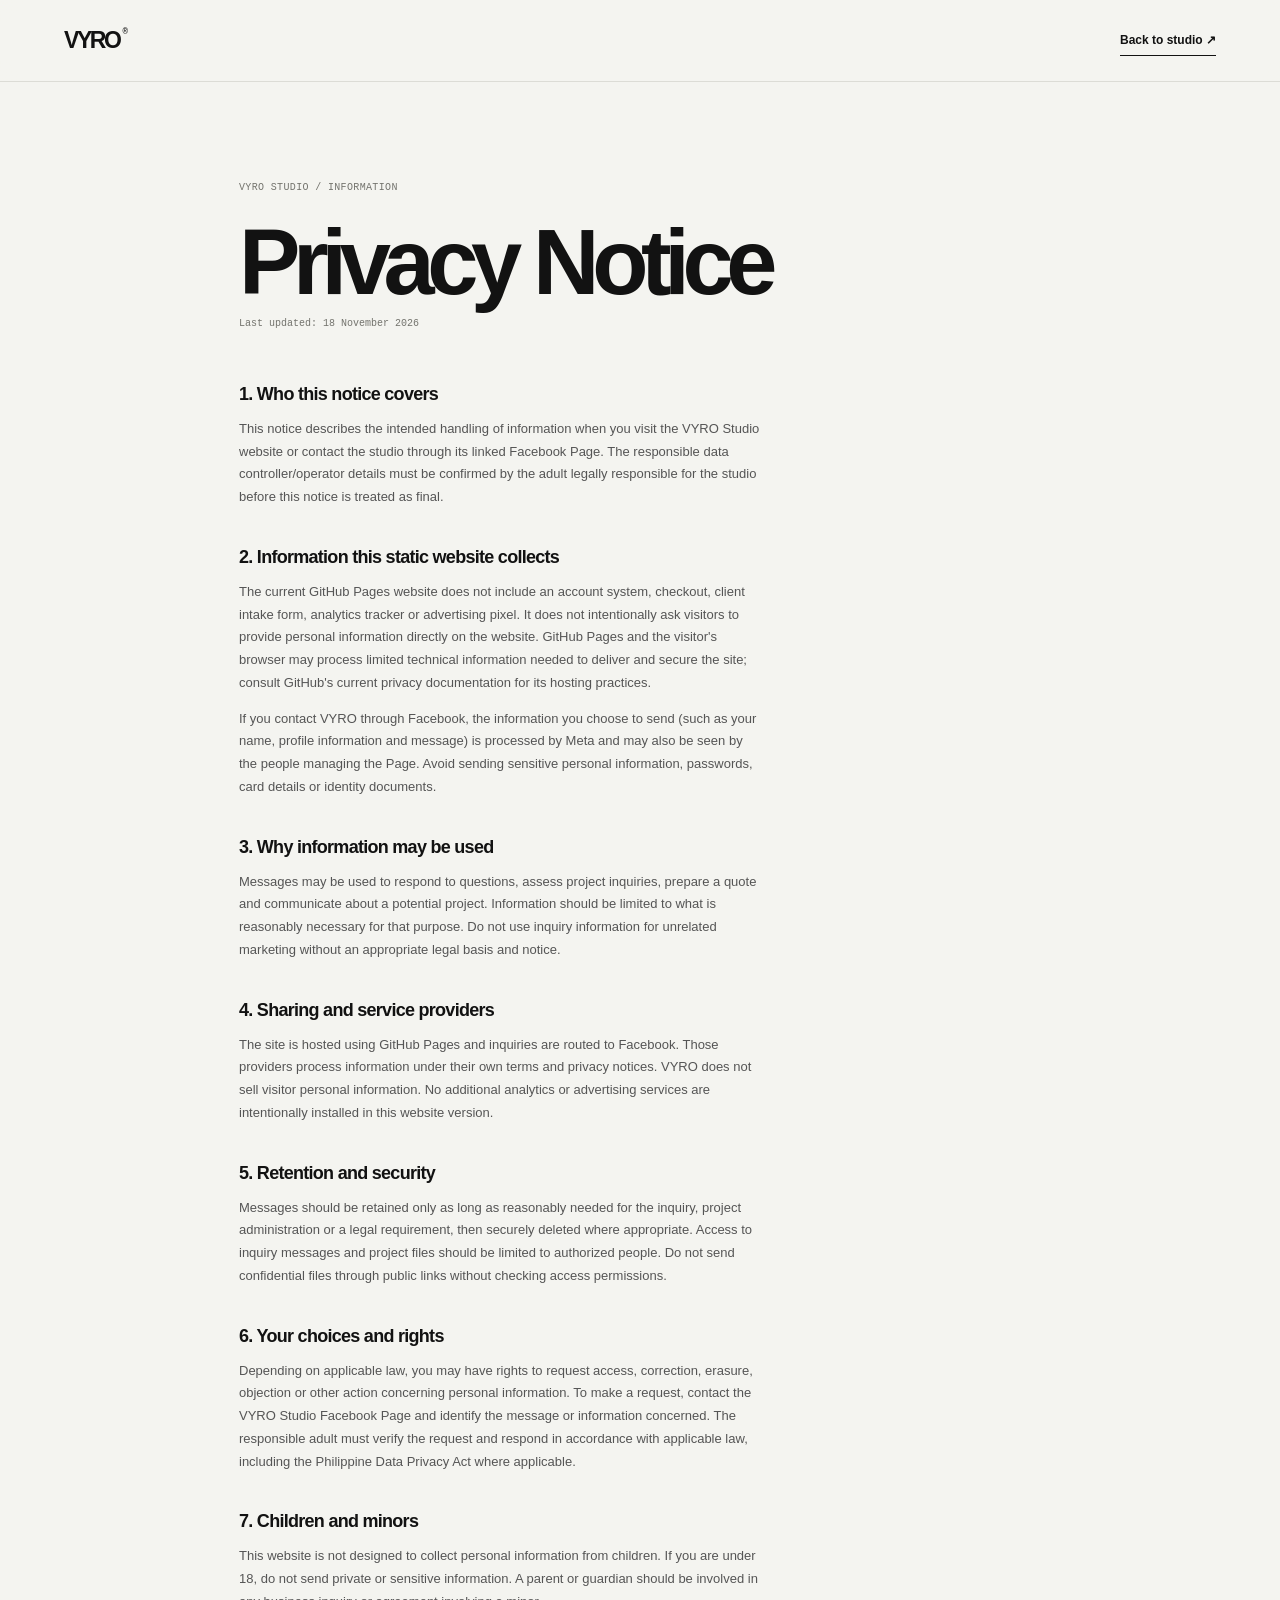
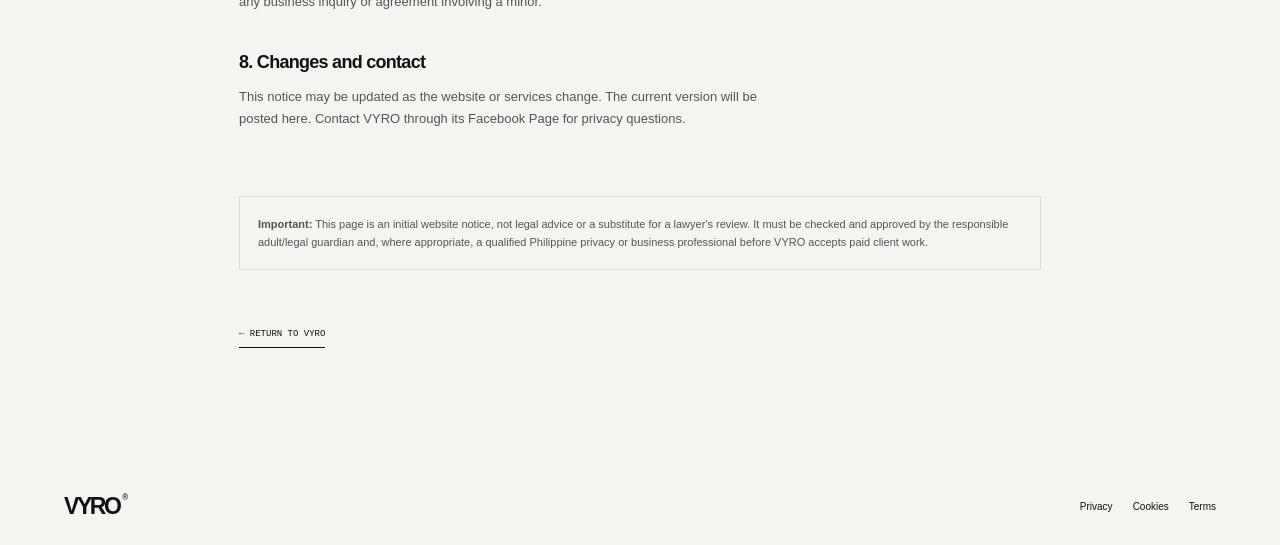
<file: privacy.html>
<!doctype html>
<html lang="en"><head><meta charset="utf-8"><meta name="viewport" content="width=device-width,initial-scale=1"><meta name="description" content="How VYRO Studio intends to handle information and privacy requests."><meta name="theme-color" content="#F4F4F0"><title>Privacy Notice — VYRO Studio</title><link rel="icon" href="favicon.svg" type="image/svg+xml"><link rel="stylesheet" href="styles.css"></head><body><header class="header"><a class="brand" href="index.html">VYRO<span>®</span></a><a class="header-cta" href="index.html">Back to studio ↗</a></header><main class="legal-main"><p class="mono legal-kicker">VYRO STUDIO / INFORMATION</p><h1>Privacy Notice</h1><p class="legal-updated">Last updated: 18 November 2026</p><section class="legal-copy">
<h2>1. Who this notice covers</h2><p>This notice describes the intended handling of information when you visit the VYRO Studio website or contact the studio through its linked Facebook Page. The responsible data controller/operator details must be confirmed by the adult legally responsible for the studio before this notice is treated as final.</p>
<h2>2. Information this static website collects</h2><p>The current GitHub Pages website does not include an account system, checkout, client intake form, analytics tracker or advertising pixel. It does not intentionally ask visitors to provide personal information directly on the website. GitHub Pages and the visitor's browser may process limited technical information needed to deliver and secure the site; consult GitHub's current privacy documentation for its hosting practices.</p><p>If you contact VYRO through Facebook, the information you choose to send (such as your name, profile information and message) is processed by Meta and may also be seen by the people managing the Page. Avoid sending sensitive personal information, passwords, card details or identity documents.</p>
<h2>3. Why information may be used</h2><p>Messages may be used to respond to questions, assess project inquiries, prepare a quote and communicate about a potential project. Information should be limited to what is reasonably necessary for that purpose. Do not use inquiry information for unrelated marketing without an appropriate legal basis and notice.</p>
<h2>4. Sharing and service providers</h2><p>The site is hosted using GitHub Pages and inquiries are routed to Facebook. Those providers process information under their own terms and privacy notices. VYRO does not sell visitor personal information. No additional analytics or advertising services are intentionally installed in this website version.</p>
<h2>5. Retention and security</h2><p>Messages should be retained only as long as reasonably needed for the inquiry, project administration or a legal requirement, then securely deleted where appropriate. Access to inquiry messages and project files should be limited to authorized people. Do not send confidential files through public links without checking access permissions.</p>
<h2>6. Your choices and rights</h2><p>Depending on applicable law, you may have rights to request access, correction, erasure, objection or other action concerning personal information. To make a request, contact the VYRO Studio Facebook Page and identify the message or information concerned. The responsible adult must verify the request and respond in accordance with applicable law, including the Philippine Data Privacy Act where applicable.</p>
<h2>7. Children and minors</h2><p>This website is not designed to collect personal information from children. If you are under 18, do not send private or sensitive information. A parent or guardian should be involved in any business inquiry or agreement involving a minor.</p>
<h2>8. Changes and contact</h2><p>This notice may be updated as the website or services change. The current version will be posted here. Contact VYRO through its Facebook Page for privacy questions.</p>
</section><p class="legal-note"><strong>Important:</strong> This page is an initial website notice, not legal advice or a substitute for a lawyer's review. It must be checked and approved by the responsible adult/legal guardian and, where appropriate, a qualified Philippine privacy or business professional before VYRO accepts paid client work.</p><a class="text-link" href="index.html">← RETURN TO VYRO</a></main><footer class="footer"><a class="brand" href="index.html">VYRO<span>®</span></a><nav><a href="privacy.html">Privacy</a><a href="cookies.html">Cookies</a><a href="terms.html">Terms</a></nav></footer></body></html>
</file>
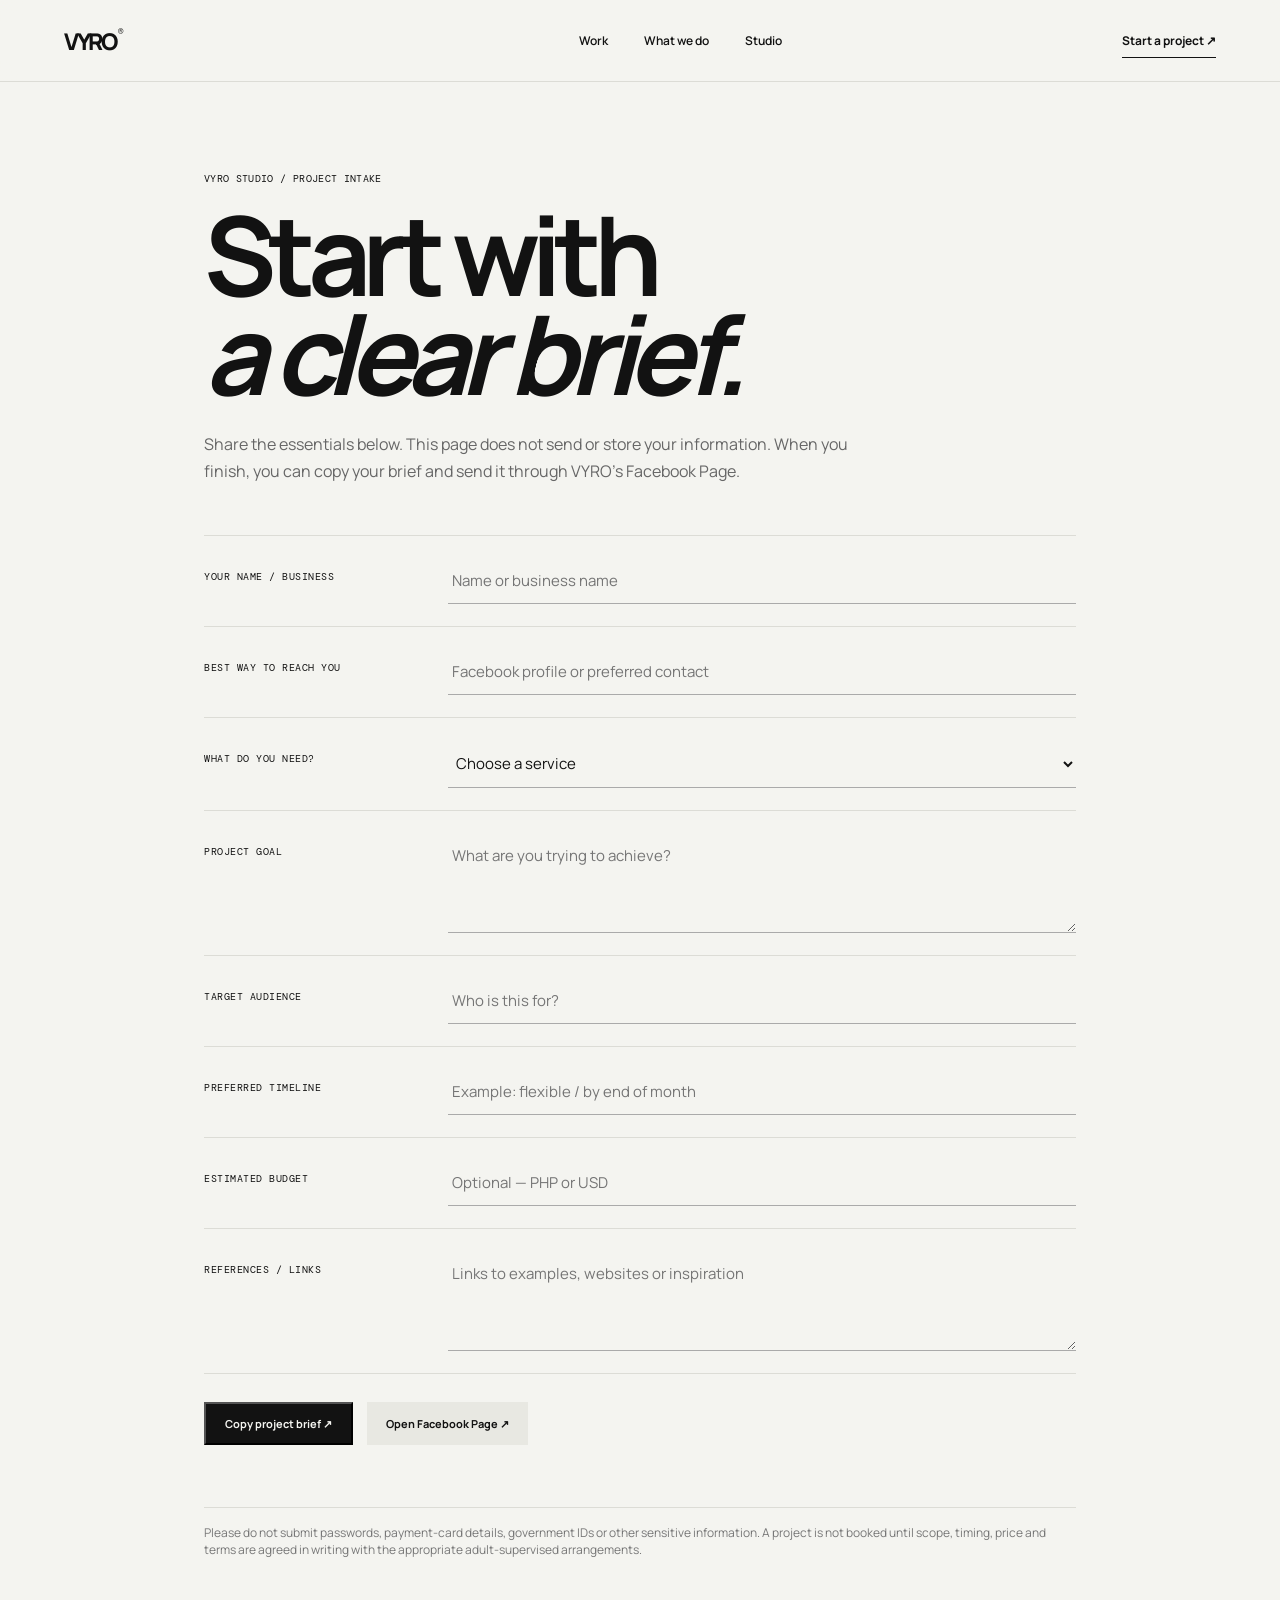
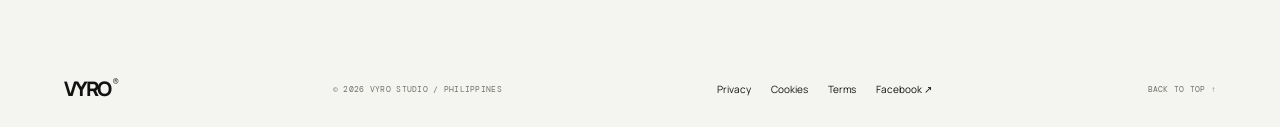
<file: project-inquiry.html>
<!doctype html><html lang="en"><head><meta charset="utf-8"><meta name="viewport" content="width=device-width,initial-scale=1"><meta name="description" content="Prepare a project brief for VYRO Studio."><meta property="og:title" content="Project Inquiry — VYRO Studio"><meta property="og:description" content="Prepare a project brief for VYRO Studio."><meta name="theme-color" content="#F4F4F0"><title>Project Inquiry — VYRO Studio</title><link rel="icon" href="favicon.svg" type="image/svg+xml"><link rel="preconnect" href="https://fonts.googleapis.com"><link rel="preconnect" href="https://fonts.gstatic.com" crossorigin><link href="https://fonts.googleapis.com/css2?family=DM+Mono:wght@400;500&family=Manrope:wght@400;500;600;700;800&family=Instrument+Serif:ital@0;1&display=swap" rel="stylesheet"><link rel="stylesheet" href="styles.css"><script defer src="script.js"></script></head><body><header class="header"><a class="brand" href="index.html">VYRO<span>®</span></a><nav id="primary-nav"><a href="index.html#work">Work</a><a href="index.html#services">What we do</a><a href="index.html#about">Studio</a></nav><a class="header-cta" href="https://www.facebook.com/profile.php?id=61596743637273" target="_blank" rel="noopener noreferrer">Start a project ↗</a></header><main id="top" class="brief-main"><p class="mono">VYRO STUDIO / PROJECT INTAKE</p><h1>Start with<br><em>a clear brief.</em></h1><p class="intro">Share the essentials below. This page does not send or store your information. When you finish, you can copy your brief and send it through VYRO's Facebook Page.</p><form class="brief-form" id="project-brief"><div class="brief-field"><label for="name">Your name / business</label><input id="name" name="name" autocomplete="name" required placeholder="Name or business name"></div><div class="brief-field"><label for="contact">Best way to reach you</label><input id="contact" name="contact" required placeholder="Facebook profile or preferred contact"></div><div class="brief-field"><label for="service">What do you need?</label><select id="service" name="service" required><option value="">Choose a service</option><option>Brand identity</option><option>Website / digital design</option><option>Graphic design / campaign</option><option>Illustration / character design</option><option>3D / visual artwork</option><option>Not sure yet</option></select></div><div class="brief-field"><label for="goal">Project goal</label><textarea id="goal" name="goal" required placeholder="What are you trying to achieve?"></textarea></div><div class="brief-field"><label for="audience">Target audience</label><input id="audience" name="audience" placeholder="Who is this for?"></div><div class="brief-field"><label for="deadline">Preferred timeline</label><input id="deadline" name="deadline" placeholder="Example: flexible / by end of month"></div><div class="brief-field"><label for="budget">Estimated budget</label><input id="budget" name="budget" placeholder="Optional — PHP or USD"></div><div class="brief-field"><label for="references">References / links</label><textarea id="references" name="references" placeholder="Links to examples, websites or inspiration"></textarea></div><div class="brief-actions"><button class="button button-dark" type="submit">Copy project brief ↗</button><a class="button button-light" href="https://www.facebook.com/profile.php?id=61596743637273" target="_blank" rel="noopener noreferrer">Open Facebook Page ↗</a></div><p class="brief-status" id="brief-status" aria-live="polite"></p></form><p class="case-note">Please do not submit passwords, payment-card details, government IDs or other sensitive information. A project is not booked until scope, timing, price and terms are agreed in writing with the appropriate adult-supervised arrangements.</p></main><script>document.getElementById('project-brief').addEventListener('submit',async function(e){e.preventDefault();const d=new FormData(this);const labels=[['name','Name / business'],['contact','Contact'],['service','Service'],['goal','Project goal'],['audience','Audience'],['deadline','Timeline'],['budget','Estimated budget'],['references','References']];const text='VYRO STUDIO — PROJECT INQUIRY\n\n'+labels.map(([k,l])=>l+': '+(d.get(k)||'Not provided')).join('\n');const s=document.getElementById('brief-status');try{await navigator.clipboard.writeText(text);s.textContent='Brief copied. Open the Facebook Page and paste it into Messenger.'}catch(err){s.textContent='Clipboard access was blocked. Select and copy your answers manually, then send them through Facebook.'}});</script><footer class="footer"><a class="brand footer-brand" href="index.html">VYRO<span>®</span></a><span class="mono footer-copy">© 2026 VYRO STUDIO / PHILIPPINES</span><nav><a href="privacy.html">Privacy</a><a href="cookies.html">Cookies</a><a href="terms.html">Terms</a><a href="https://www.facebook.com/profile.php?id=61596743637273" target="_blank" rel="noopener noreferrer">Facebook ↗</a></nav><a class="mono back-top" href="#top">BACK TO TOP ↑</a></footer></body></html>
</file>
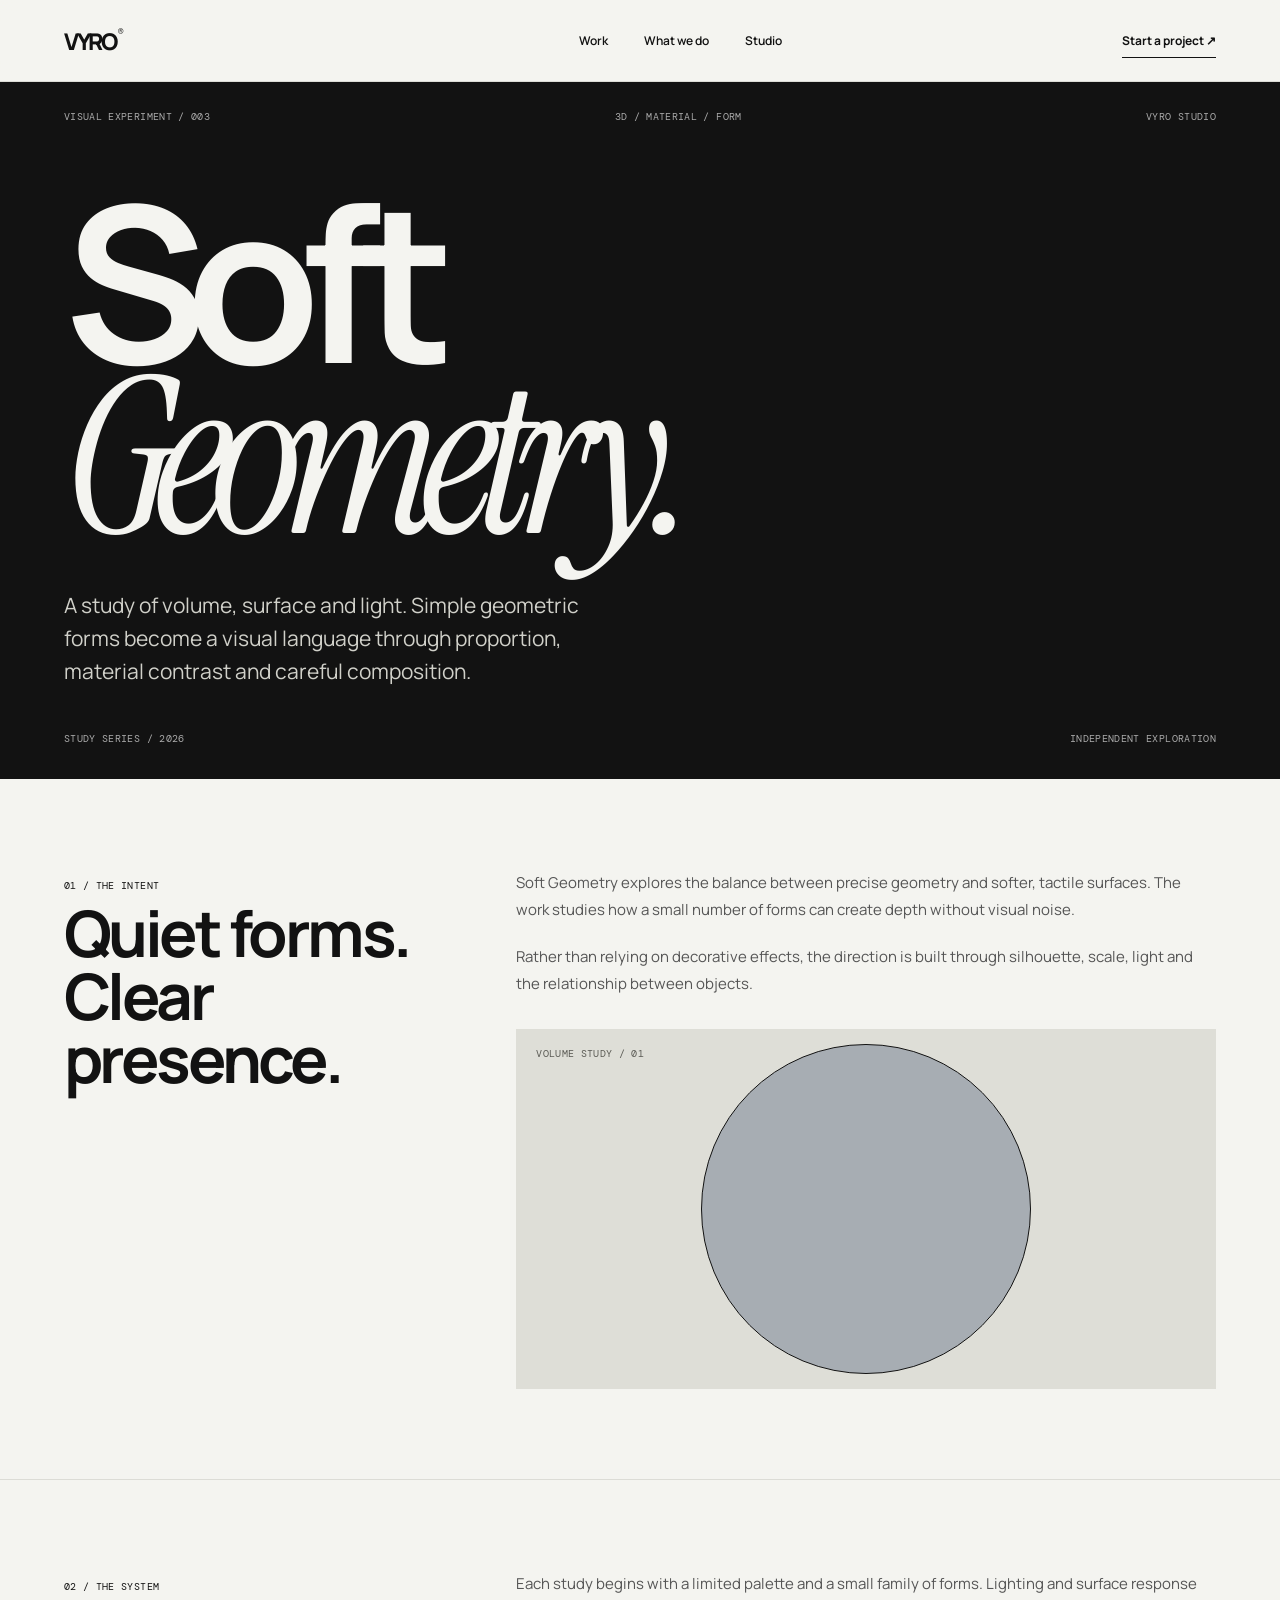
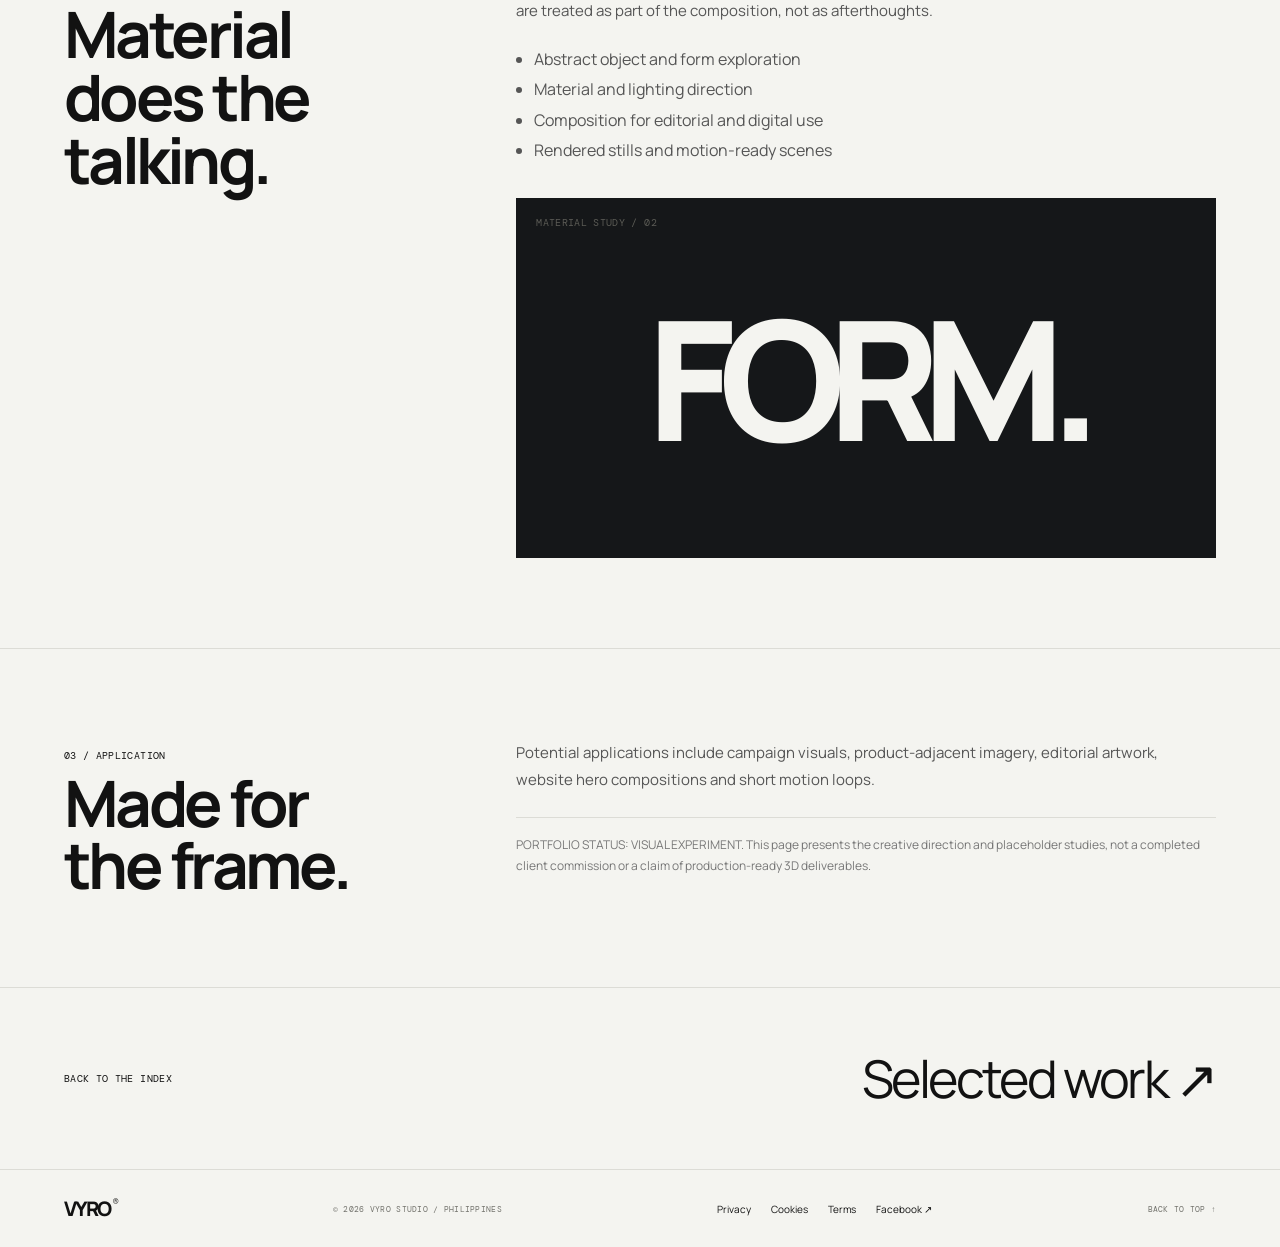
<file: soft-geometry.html>
<!doctype html><html lang="en"><head><meta charset="utf-8"><meta name="viewport" content="width=device-width,initial-scale=1"><meta name="description" content="3D and rendered illustration visual experiments by VYRO Studio."><meta property="og:title" content="Soft Geometry — VYRO Studio"><meta property="og:description" content="3D and rendered illustration visual experiments by VYRO Studio."><meta name="theme-color" content="#F4F4F0"><title>Soft Geometry — VYRO Studio</title><link rel="icon" href="favicon.svg" type="image/svg+xml"><link rel="preconnect" href="https://fonts.googleapis.com"><link rel="preconnect" href="https://fonts.gstatic.com" crossorigin><link href="https://fonts.googleapis.com/css2?family=DM+Mono:wght@400;500&family=Manrope:wght@400;500;600;700;800&family=Instrument+Serif:ital@0;1&display=swap" rel="stylesheet"><link rel="stylesheet" href="styles.css"><script defer src="script.js"></script></head><body><header class="header"><a class="brand" href="index.html">VYRO<span>®</span></a><nav id="primary-nav"><a href="index.html#work">Work</a><a href="index.html#services">What we do</a><a href="index.html#about">Studio</a></nav><a class="header-cta" href="https://www.facebook.com/profile.php?id=61596743637273" target="_blank" rel="noopener noreferrer">Start a project ↗</a></header><main id="top"><section class="case-hero"><div class="case-meta mono"><span>VISUAL EXPERIMENT / 003</span><span>3D / MATERIAL / FORM</span><span>VYRO STUDIO</span></div><div><h1>Soft<br><em>Geometry.</em></h1><p class="case-deck">A study of volume, surface and light. Simple geometric forms become a visual language through proportion, material contrast and careful composition.</p></div><div class="case-foot mono"><span>STUDY SERIES / 2026</span><span>INDEPENDENT EXPLORATION</span></div></section><section class="case-block"><div><p class="mono">01 / THE INTENT</p><h2>Quiet forms.<br>Clear presence.</h2></div><div class="case-copy"><p>Soft Geometry explores the balance between precise geometry and softer, tactile surfaces. The work studies how a small number of forms can create depth without visual noise.</p><p>Rather than relying on decorative effects, the direction is built through silhouette, scale, light and the relationship between objects.</p><div class="case-visual"><span class="mono">VOLUME STUDY / 01</span><div class="visual-orb"></div></div></div></section><section class="case-block"><div><p class="mono">02 / THE SYSTEM</p><h2>Material<br>does the<br>talking.</h2></div><div class="case-copy"><p>Each study begins with a limited palette and a small family of forms. Lighting and surface response are treated as part of the composition, not as afterthoughts.</p><ul><li>Abstract object and form exploration</li><li>Material and lighting direction</li><li>Composition for editorial and digital use</li><li>Rendered stills and motion-ready scenes</li></ul><div class="case-visual dark"><span class="mono">MATERIAL STUDY / 02</span><div class="visual-word">FORM.</div></div></div></section><section class="case-block"><div><p class="mono">03 / APPLICATION</p><h2>Made for<br>the frame.</h2></div><div class="case-copy"><p>Potential applications include campaign visuals, product-adjacent imagery, editorial artwork, website hero compositions and short motion loops.</p><p class="case-note">PORTFOLIO STATUS: VISUAL EXPERIMENT. This page presents the creative direction and placeholder studies, not a completed client commission or a claim of production-ready 3D deliverables.</p></div></section><div class="case-next"><span class="mono">BACK TO THE INDEX</span><a href="index.html#work">Selected work ↗</a></div></main><footer class="footer"><a class="brand footer-brand" href="index.html">VYRO<span>®</span></a><span class="mono footer-copy">© 2026 VYRO STUDIO / PHILIPPINES</span><nav><a href="privacy.html">Privacy</a><a href="cookies.html">Cookies</a><a href="terms.html">Terms</a><a href="https://www.facebook.com/profile.php?id=61596743637273" target="_blank" rel="noopener noreferrer">Facebook ↗</a></nav><a class="mono back-top" href="#top">BACK TO TOP ↑</a></footer></body></html>
</file>
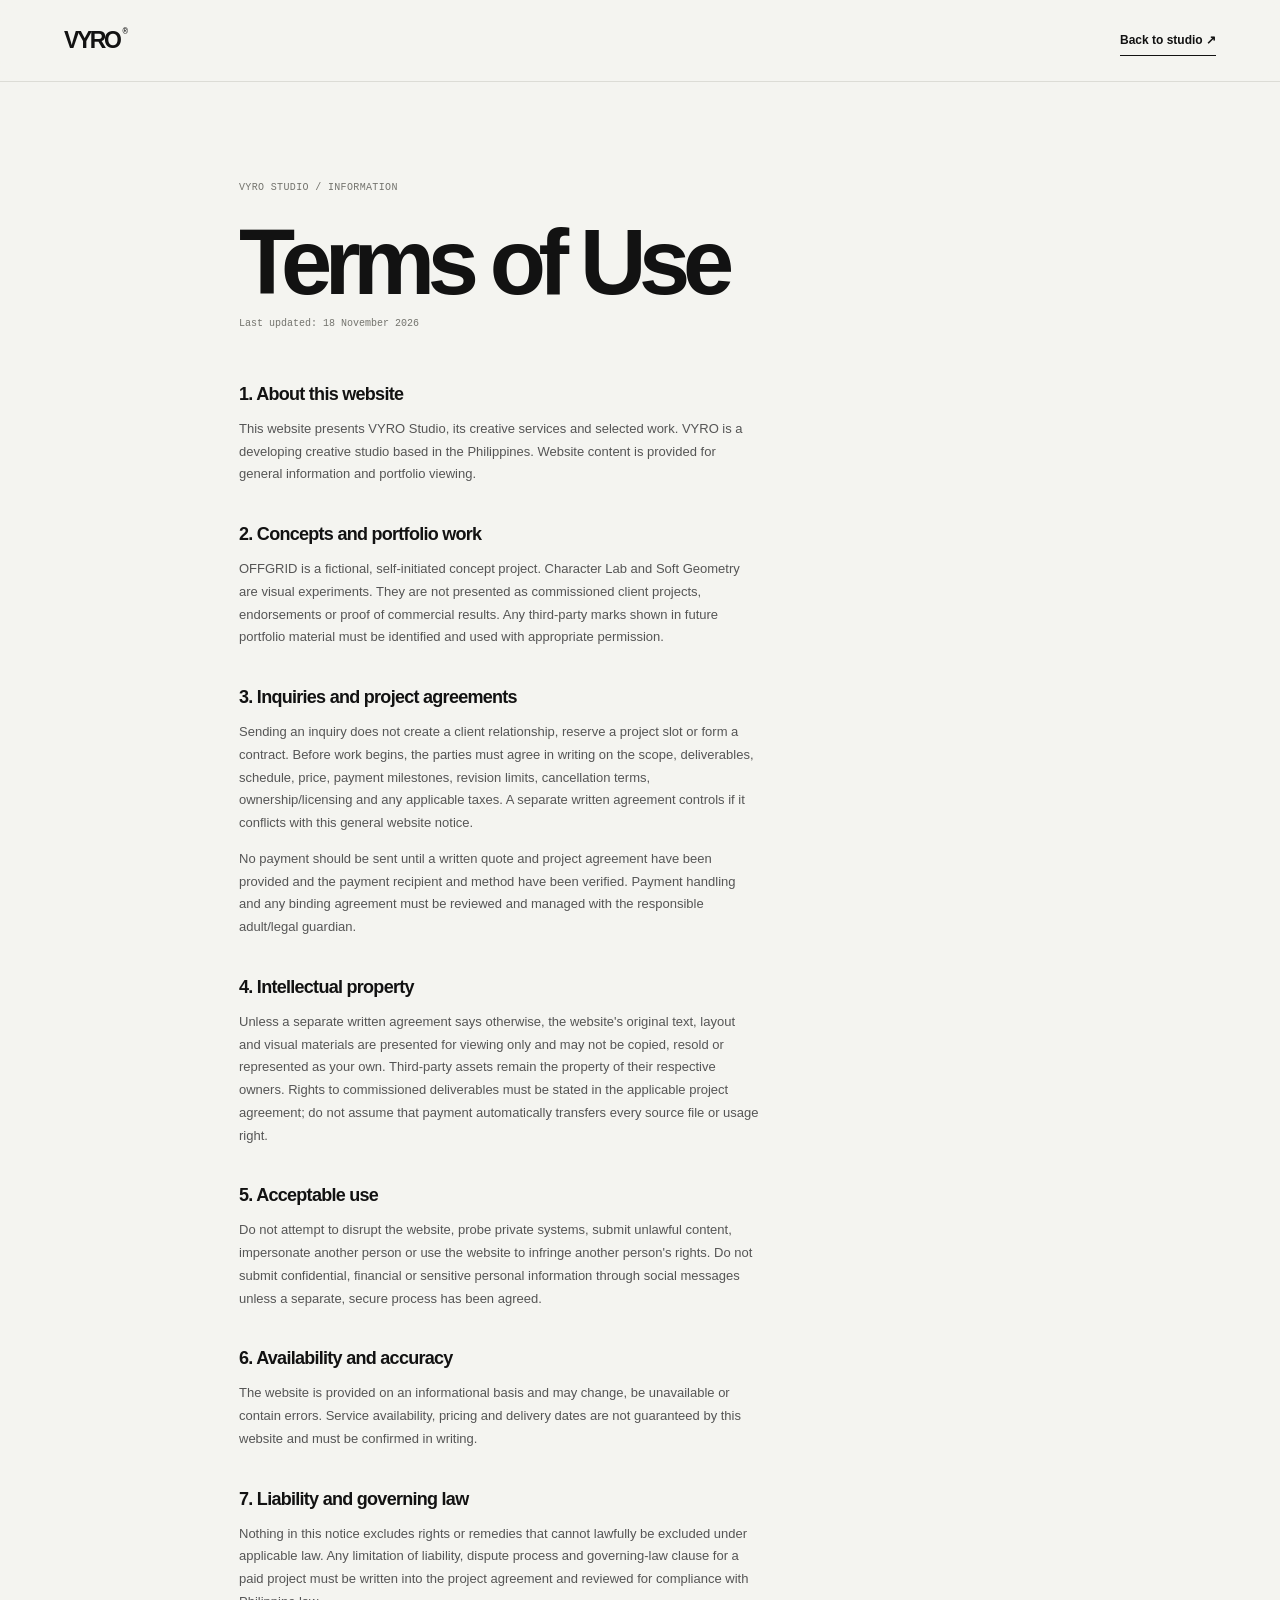
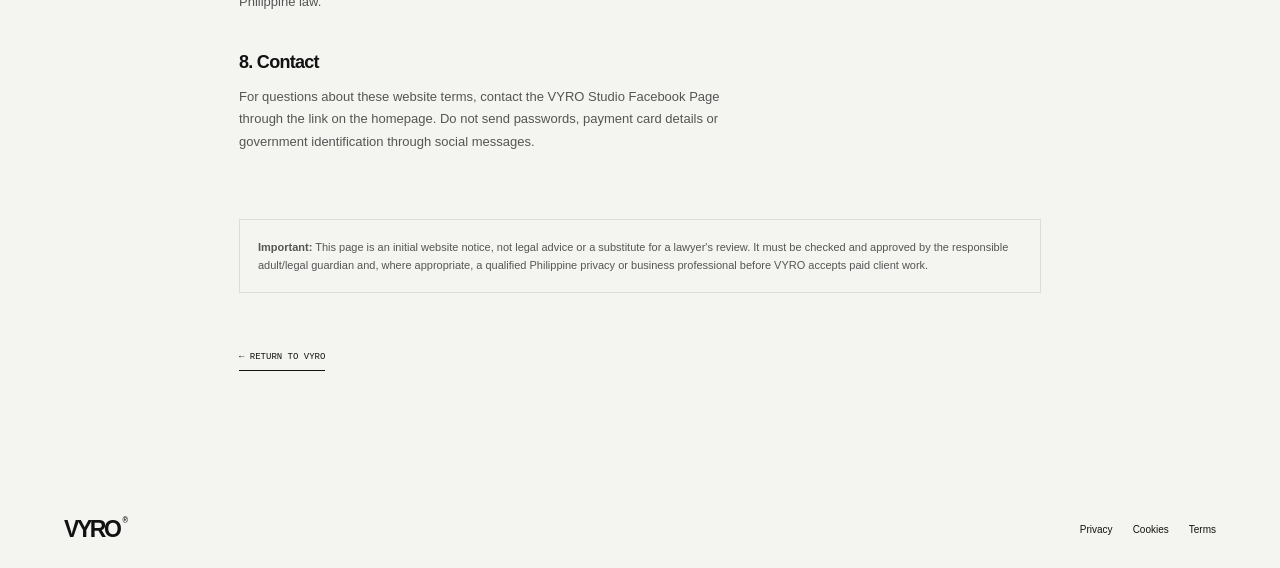
<file: terms.html>
<!doctype html>
<html lang="en"><head><meta charset="utf-8"><meta name="viewport" content="width=device-width,initial-scale=1"><meta name="description" content="Website terms and general information for VYRO Studio."><meta name="theme-color" content="#F4F4F0"><title>Terms of Use — VYRO Studio</title><link rel="icon" href="favicon.svg" type="image/svg+xml"><link rel="stylesheet" href="styles.css"></head><body><header class="header"><a class="brand" href="index.html">VYRO<span>®</span></a><a class="header-cta" href="index.html">Back to studio ↗</a></header><main class="legal-main"><p class="mono legal-kicker">VYRO STUDIO / INFORMATION</p><h1>Terms of Use</h1><p class="legal-updated">Last updated: 18 November 2026</p><section class="legal-copy">
<h2>1. About this website</h2><p>This website presents VYRO Studio, its creative services and selected work. VYRO is a developing creative studio based in the Philippines. Website content is provided for general information and portfolio viewing.</p>
<h2>2. Concepts and portfolio work</h2><p>OFFGRID is a fictional, self-initiated concept project. Character Lab and Soft Geometry are visual experiments. They are not presented as commissioned client projects, endorsements or proof of commercial results. Any third-party marks shown in future portfolio material must be identified and used with appropriate permission.</p>
<h2>3. Inquiries and project agreements</h2><p>Sending an inquiry does not create a client relationship, reserve a project slot or form a contract. Before work begins, the parties must agree in writing on the scope, deliverables, schedule, price, payment milestones, revision limits, cancellation terms, ownership/licensing and any applicable taxes. A separate written agreement controls if it conflicts with this general website notice.</p><p>No payment should be sent until a written quote and project agreement have been provided and the payment recipient and method have been verified. Payment handling and any binding agreement must be reviewed and managed with the responsible adult/legal guardian.</p>
<h2>4. Intellectual property</h2><p>Unless a separate written agreement says otherwise, the website's original text, layout and visual materials are presented for viewing only and may not be copied, resold or represented as your own. Third-party assets remain the property of their respective owners. Rights to commissioned deliverables must be stated in the applicable project agreement; do not assume that payment automatically transfers every source file or usage right.</p>
<h2>5. Acceptable use</h2><p>Do not attempt to disrupt the website, probe private systems, submit unlawful content, impersonate another person or use the website to infringe another person's rights. Do not submit confidential, financial or sensitive personal information through social messages unless a separate, secure process has been agreed.</p>
<h2>6. Availability and accuracy</h2><p>The website is provided on an informational basis and may change, be unavailable or contain errors. Service availability, pricing and delivery dates are not guaranteed by this website and must be confirmed in writing.</p>
<h2>7. Liability and governing law</h2><p>Nothing in this notice excludes rights or remedies that cannot lawfully be excluded under applicable law. Any limitation of liability, dispute process and governing-law clause for a paid project must be written into the project agreement and reviewed for compliance with Philippine law.</p>
<h2>8. Contact</h2><p>For questions about these website terms, contact the VYRO Studio Facebook Page through the link on the homepage. Do not send passwords, payment card details or government identification through social messages.</p>
</section><p class="legal-note"><strong>Important:</strong> This page is an initial website notice, not legal advice or a substitute for a lawyer's review. It must be checked and approved by the responsible adult/legal guardian and, where appropriate, a qualified Philippine privacy or business professional before VYRO accepts paid client work.</p><a class="text-link" href="index.html">← RETURN TO VYRO</a></main><footer class="footer"><a class="brand" href="index.html">VYRO<span>®</span></a><nav><a href="privacy.html">Privacy</a><a href="cookies.html">Cookies</a><a href="terms.html">Terms</a></nav></footer></body></html>
</file>
<file: styles.css>
/* VYRO Studio — editorial system */
:root{--paper:#F4F4F0;--white:#FBFBF9;--ink:#121212;--muted:#73736D;--line:#DCDCD6;--orange:#FF4D00;--mono:"DM Mono",monospace;--sans:"Manrope",Arial,sans-serif;--serif:"Instrument Serif",Georgia,serif;--ease:cubic-bezier(.16,1,.3,1)}
*{box-sizing:border-box}html{scroll-behavior:smooth;scroll-padding-top:88px}body{margin:0;background:var(--paper);color:var(--ink);font-family:var(--sans);-webkit-font-smoothing:antialiased}a{color:inherit;text-decoration:none}button{font:inherit}.mono{font:10px var(--mono);letter-spacing:.035em;text-transform:uppercase}.skip-link{position:absolute;left:-9999px;top:10px;background:var(--ink);color:white;padding:12px;z-index:999}.skip-link:focus{left:10px}.top-progress{height:2px;background:var(--orange);position:fixed;z-index:99;left:0;top:0;width:100%;transform:scaleX(0);transform-origin:left;pointer-events:none}
.header{height:82px;padding:0 5vw;display:flex;align-items:center;justify-content:space-between;border-bottom:1px solid var(--line);position:sticky;top:0;z-index:50;background:rgba(244,244,240,.94);backdrop-filter:blur(12px)}.brand{font-size:23px;font-weight:800;letter-spacing:-.105em}.brand span{font:9px var(--mono);vertical-align:top;margin-left:3px;letter-spacing:0}.header nav{display:flex;gap:36px;margin-left:10%;font-size:12px;font-weight:600}.header nav a,.footer nav a{transition:color .25s}.header nav a:hover,.footer nav a:hover{color:var(--orange)}.header-cta{font-size:12px;font-weight:700;border-bottom:1px solid var(--ink);padding:8px 0}.header-cta span{margin-left:18px}.menu-toggle{display:none}
.hero{padding:24px 5vw 0;min-height:calc(100vh - 82px);display:flex;flex-direction:column}.hero-kicker,.hero-foot,.stage-top,.stage-bottom{display:flex;justify-content:space-between;gap:20px;color:var(--muted)}.hero-kicker{padding:7px 0;font-size:9px}.live-dot{display:inline-block;width:6px;height:6px;background:var(--orange);border-radius:50%;margin-right:8px}.hero-center{text-align:center;padding:clamp(65px,10vh,130px) 20px 65px}.eyebrow{font-size:9px;color:var(--muted);margin:0 0 24px}.hero-title{font-size:clamp(66px,9.3vw,142px);font-weight:700;letter-spacing:-.085em;line-height:.83;margin:0}.hero-title .line{display:block;overflow:hidden;padding-bottom:.06em}.hero-title em,.section-heading em,.services h2 em,.studio h2 em,.contact h2 em{font-family:var(--serif);font-weight:400;letter-spacing:-.055em}.hero-description{max-width:430px;margin:28px auto 0;color:#666;font-size:15px;line-height:1.55}.hero-actions{display:flex;justify-content:center;gap:10px;margin-top:27px}.button{min-height:43px;padding:0 19px;display:inline-flex;align-items:center;justify-content:center;gap:25px;font-size:11px;font-weight:700;transition:transform .35s var(--ease),background .25s,color .25s}.button:hover{transform:translateY(-3px)}.button-dark{background:var(--ink);color:var(--paper)}.button-dark:hover{background:var(--orange)}.button-light{background:#E8E8E2}.button-light:hover{background:#DEDED7}
.hero-stage{max-width:1120px;width:100%;margin:0 auto;background:#E8E8E3;padding:18px 20px 13px;position:relative;overflow:hidden}.stage-top,.stage-bottom{font-size:8px;position:relative;z-index:3}.stage-grid{height:clamp(240px,34vw,450px);position:relative;overflow:hidden;background:#F7F7F4;display:flex;align-items:center;justify-content:center;margin:12px 0}.stage-grid:before,.stage-grid:after{content:"";position:absolute;inset:0;background-image:linear-gradient(to right,transparent calc(25% - .5px),#deded8 25%,transparent calc(25% + .5px)),linear-gradient(to right,transparent calc(50% - .5px),#deded8 50%,transparent calc(50% + .5px)),linear-gradient(to right,transparent calc(75% - .5px),#deded8 75%,transparent calc(75% + .5px));opacity:.55}.stage-grid:after{background-image:linear-gradient(to bottom,transparent calc(50% - .5px),#deded8 50%,transparent calc(50% + .5px))}.stage-type{position:relative;z-index:2;font-size:clamp(90px,20vw,260px);font-weight:800;letter-spacing:-.13em;transform:scaleX(.92);animation:type-in 1.1s var(--ease) both}.stage-type span{font:12px var(--mono);vertical-align:top;letter-spacing:0;color:var(--orange)}.stage-disc{position:absolute;width:clamp(130px,19vw,245px);aspect-ratio:1;border-radius:50%;border:1px solid #b8b8b0;right:18%;top:14%;animation:disc-drift 15s ease-in-out infinite alternate}.stage-orbit{position:absolute;width:70%;height:55%;border:1px solid #c7c7c0;border-radius:50%;transform:rotate(-18deg)}.orbit-a{animation:orbit-a 24s linear infinite}.orbit-b{width:54%;height:85%;transform:rotate(28deg);animation:orbit-b 30s linear infinite}.stage-slab{position:absolute;width:18%;height:45%;background:var(--orange);left:17%;bottom:0;transform:skewY(-28deg);transform-origin:bottom;animation:slab-a 8s ease-in-out infinite alternate}.slab-b{width:11%;height:32%;left:auto;right:19%;top:0;bottom:auto;background:#171717;transform:skewY(26deg);animation:slab-b 9s ease-in-out infinite alternate}.stage-cross{position:absolute;color:var(--orange);font-size:28px;z-index:2}.cross-a{left:7%;top:22%}.cross-b{right:7%;bottom:17%;color:var(--ink)}.hero-foot{padding:15px 0 20px;font-size:8px}
.section{padding:120px 5vw}.section-top{display:flex;justify-content:space-between;gap:30px;border-top:1px solid var(--ink);padding-top:14px}.section-index{margin:0}.section-aside{max-width:280px;color:var(--muted);font-size:11px;line-height:1.5;margin:0}.section-heading{display:flex;align-items:flex-end;justify-content:space-between;padding:85px 0 55px}.section-heading h2,.services h2,.studio h2{font-size:clamp(60px,8vw,112px);line-height:.84;letter-spacing:-.085em;font-weight:600;margin:0}.section-heading>p{font-size:12px;line-height:1.5;color:var(--muted);margin:0 5% 5px 0}
.work-list{display:grid;grid-template-columns:1fr 1fr;gap:65px 22px}.work-item{display:block;min-width:0}.work-feature{grid-column:1/-1}.work-image{height:clamp(300px,37vw,510px);position:relative;overflow:hidden}.image-meta,.image-bottom{position:absolute;left:22px;right:22px;display:flex;justify-content:space-between;gap:15px;font-size:8px;z-index:4}.image-meta{top:20px}.image-bottom{bottom:18px}.offgrid-image{height:clamp(370px,52vw,660px);background:#171819;color:var(--paper);display:flex;align-items:center;justify-content:center}.offgrid-lockup{font-size:clamp(150px,27vw,370px);font-weight:800;line-height:.65;letter-spacing:-.15em;transform:scaleX(.9);position:relative;z-index:2;transition:transform .8s var(--ease)}.offgrid-lockup span{font:12px var(--mono);vertical-align:top;letter-spacing:0;color:var(--orange)}.offgrid-stripe{position:absolute;inset:auto 0 0;height:8px;background:var(--orange);transform:scaleX(0);transform-origin:left;transition:transform .9s var(--ease)}.work-feature:hover .offgrid-stripe{transform:scaleX(1)}.work-feature:hover .offgrid-lockup{transform:scaleX(.94) translateY(-8px)}.character-image{background:#D8D8D0;display:flex;align-items:center;justify-content:center}.char-halo{position:absolute;width:300px;height:300px;border:1px solid #a7a79f;border-radius:50%;animation:orbit-a 25s linear infinite}.char-face{width:180px;height:220px;background:#E8B493;border:1px solid var(--ink);border-radius:47% 47% 44% 44%;position:relative;transform:rotate(-5deg);animation:face-float 6s ease-in-out infinite alternate}.char-face i{position:absolute;width:13px;height:18px;border-radius:50%;background:var(--ink);top:83px}.char-face i:first-child{left:44px}.char-face i:nth-child(2){right:42px}.char-face b{position:absolute;left:84px;top:100px;height:27px;border-right:1px solid var(--ink);transform:rotate(10deg)}.char-face span{position:absolute;left:65px;bottom:48px;width:48px;height:15px;border-bottom:1px solid var(--ink);border-radius:50%}.geometry-image{background:#E5E5DE;display:flex;align-items:center;justify-content:center}.geometry-art{position:relative;width:70%;height:70%}.geometry-art i{position:absolute;width:40%;aspect-ratio:1;transform:rotate(45deg);border:1px solid var(--ink)}.geometry-art i:first-child{left:8%;top:20%;background:var(--orange);border:0;animation:geo-one 7s ease-in-out infinite alternate}.geometry-art i:nth-child(2){left:31%;top:28%;background:#b8b8b0;animation:geo-two 8s ease-in-out infinite alternate}.geometry-art i:nth-child(3){left:54%;top:13%;background:#222;animation:geo-three 9s ease-in-out infinite alternate}.work-caption{display:flex;justify-content:space-between;align-items:flex-end;border-top:1px solid var(--ink);padding:14px 0;gap:15px}.work-caption .mono{font-size:8px;color:var(--muted)}.work-caption h3{font-size:22px;letter-spacing:-.06em;margin:7px 0 3px}.work-caption p{font-size:11px;color:var(--muted);margin:0}.work-arrow{font-size:23px;transition:transform .4s var(--ease),color .25s}.work-item:hover .work-arrow{transform:translate(5px,-5px);color:var(--orange)}.list-end{display:flex;justify-content:space-between;color:var(--muted);padding-top:15px;border-top:1px solid var(--line);margin-top:60px;font-size:8px}
.services{background:#E9E9E3}.services-layout,.studio-layout{display:grid;grid-template-columns:1fr 1fr;gap:8vw;padding-top:95px}.services h2{font-size:clamp(60px,7.5vw,105px)}.service-list{border-top:1px solid var(--ink)}.service-row{display:grid;grid-template-columns:30px 1fr 1.2fr 15px;gap:12px;align-items:baseline;padding:22px 0;border-bottom:1px solid #c9c9c2}.service-row>span:first-child{font:9px var(--mono);color:var(--muted)}.service-row h3{font-size:15px;margin:0;letter-spacing:-.035em}.service-row p{font-size:10px;line-height:1.5;color:var(--muted);margin:0}.service-row>span:last-child{font-size:14px;transition:transform .3s,color .3s}.service-row:hover>span:last-child{transform:translate(3px,-3px);color:var(--orange)}
.studio-layout{padding-bottom:20px}.studio h2{font-size:clamp(58px,7vw,100px)}.studio-copy{max-width:470px}.studio-copy p{font-size:14px;line-height:1.7;color:#555;margin:0 0 18px}.text-link{display:inline-flex;gap:30px;border-bottom:1px solid var(--ink);padding:13px 0 8px;margin-top:20px;font:9px var(--mono);transition:color .25s,border-color .25s}.text-link:hover{color:var(--orange);border-color:var(--orange)}
.contact{background:#171819;color:var(--paper);padding:22px 5vw 20px}.contact-top,.contact-bottom{display:flex;justify-content:space-between;color:#a5a59e;font-size:8px}.contact-content{padding:100px 0 120px;max-width:900px;margin:auto}.contact-content>p{color:#aaa;margin:0 0 25px}.contact h2{font-size:clamp(78px,12vw,165px);line-height:.78;letter-spacing:-.095em;margin:0 0 45px}.contact h2 em{color:#b7b7ae}.button-paper{background:var(--paper);color:var(--ink)}.button-paper:hover{background:var(--orange);color:white}.contact-bottom{padding-top:15px;border-top:1px solid #444}
.footer{padding:25px 5vw;display:flex;align-items:center;justify-content:space-between;gap:20px}.footer-brand{font-size:20px}.footer-copy{color:var(--muted);font-size:8px}.footer nav{display:flex;gap:20px;font-size:10px}.back-top{font-size:8px;color:var(--muted)}
.cookie-notice{position:fixed;z-index:120;left:50%;bottom:22px;transform:translateX(-50%);width:min(590px,calc(100% - 28px));background:#242424;color:#f5f5f0;padding:18px 20px;display:flex;align-items:center;justify-content:space-between;gap:22px;box-shadow:0 12px 40px #0002}.cookie-notice[hidden]{display:none}.cookie-notice strong{font-size:12px}.cookie-notice p{font-size:10px;line-height:1.5;color:#c5c5bf;margin:5px 0}.cookie-notice a{font-size:10px;text-decoration:underline}.cookie-actions{display:flex;gap:7px;flex-shrink:0}.cookie-actions button{border:1px solid #777;background:transparent;color:white;padding:9px 12px;font-size:10px;cursor:pointer}.cookie-actions .cookie-accept{background:var(--paper);color:var(--ink);border-color:var(--paper)}.noscript{padding:10px 5vw;background:#fff}
[data-reveal]{opacity:0;transform:translateY(25px);transition:opacity .8s var(--ease),transform .8s var(--ease)}[data-reveal].visible{opacity:1;transform:none}
@keyframes type-in{from{opacity:0;transform:translateY(28px) scale(.96)}to{opacity:1;transform:translateY(0) scaleX(.92)}}@keyframes disc-drift{from{transform:translate(0,0) rotate(0)}to{transform:translate(-28px,18px) rotate(25deg)}}@keyframes orbit-a{from{transform:rotate(-18deg)}to{transform:rotate(342deg)}}@keyframes orbit-b{from{transform:rotate(28deg)}to{transform:rotate(-332deg)}}@keyframes slab-a{from{transform:skewY(-28deg) scaleY(.85)}to{transform:skewY(-18deg) scaleY(1.12)}}@keyframes slab-b{from{transform:skewY(26deg) scaleY(1)}to{transform:skewY(15deg) scaleY(.8)}}@keyframes face-float{from{transform:translateY(6px) rotate(-5deg)}to{transform:translateY(-8px) rotate(-2deg)}}@keyframes geo-one{to{transform:rotate(58deg) translate(-8px,-13px)}}@keyframes geo-two{to{transform:rotate(28deg) translate(8px,15px)}}@keyframes geo-three{to{transform:rotate(65deg) translate(-8px,-11px)}}
@media(max-width:760px){.header{height:68px;padding:0 22px}.header nav{gap:18px;margin:0 0 0 8%;font-size:10px}.header-cta{font-size:10px}.hero{padding:20px 22px 0;min-height:auto}.hero-center{padding:75px 0 55px}.hero-title{font-size:clamp(62px,12vw,100px)}.hero-stage{padding:13px}.stage-grid{height:300px}.section{padding:85px 22px}.section-heading{padding:65px 0 40px}.services-layout,.studio-layout{grid-template-columns:1fr;gap:50px;padding-top:65px}.contact{padding:20px 22px}.contact-content{padding:85px 0}.footer{padding:22px;flex-wrap:wrap}.footer nav{order:3;width:100%;flex-wrap:wrap}.footer-copy{margin-left:auto}}
@media(max-width:560px){html{scroll-padding-top:70px}.header nav{display:none;position:absolute;top:67px;left:0;right:0;margin:0;padding:22px;background:var(--paper);border-bottom:1px solid var(--line);flex-direction:column;gap:20px}.header nav.open{display:flex}.header-cta{margin-left:auto;margin-right:12px}.menu-toggle{display:flex;flex-direction:column;gap:5px;border:0;background:none;padding:10px}.menu-toggle i{width:21px;height:1px;background:var(--ink)}.hero-kicker,.hero-foot{font-size:7px}.hero-kicker span:last-child{max-width:130px;text-align:right}.hero-center{padding:75px 0 48px}.hero-title{font-size:clamp(58px,15vw,86px)}.hero-description{font-size:13px;max-width:320px}.hero-actions{flex-direction:column;align-items:center}.button{width:min(100%,250px)}.hero-stage{padding:10px}.stage-grid{height:230px}.stage-top,.stage-bottom{font-size:6px}.stage-type{font-size:24vw}.section-top{gap:15px}.section-index{font-size:8px}.section-aside{max-width:190px;font-size:9px}.section-heading{display:block;padding:60px 0 35px}.section-heading h2,.services h2,.studio h2{font-size:clamp(57px,15vw,80px)}.section-heading>p{margin:25px 0 0}.work-list{grid-template-columns:1fr;gap:42px}.work-feature{grid-column:auto}.offgrid-image{height:330px}.offgrid-lockup{font-size:42vw}.work-image{height:340px}.work-caption h3{font-size:20px}.work-caption p{font-size:10px}.list-end{margin-top:40px;font-size:7px}.service-row{grid-template-columns:23px 1fr 14px;gap:9px}.service-row p{grid-column:2;grid-row:2}.service-row>span:last-child{grid-column:3;grid-row:1}.contact h2{font-size:20vw}.contact-content{padding:70px 0 85px}.contact-top,.contact-bottom{font-size:7px}.cookie-notice{align-items:flex-start;flex-direction:column;bottom:10px}.cookie-actions{width:100%}.cookie-actions button{flex:1}.footer{gap:12px}.footer-copy{font-size:7px}.back-top{font-size:7px}}
@media(prefers-reduced-motion:reduce){*,*::before,*::after{scroll-behavior:auto!important;animation:none!important;transition:none!important}[data-reveal]{opacity:1;transform:none}.top-progress{display:none}}

.legal-main{max-width:850px;padding:90px 24px 120px;margin:0 auto;min-height:70vh}.legal-kicker{color:var(--muted)}.legal-main h1{font-size:clamp(48px,8vw,92px);letter-spacing:-.08em;line-height:.9;margin:28px 0 14px}.legal-updated{font:10px var(--mono);color:var(--muted);margin-bottom:55px}.legal-copy h2{font-size:18px;letter-spacing:-.04em;margin:38px 0 10px}.legal-copy p{font-size:13px;line-height:1.75;color:#555;max-width:72ch}.legal-note{margin-top:65px;padding:18px;border:1px solid var(--line);font-size:11px;line-height:1.65;color:#555}.legal-main .text-link{margin-top:35px}


/* Case study pages */
.case-hero{min-height:72vh;padding:28px 5vw 34px;background:var(--ink);color:var(--paper);display:flex;flex-direction:column;justify-content:space-between}
.case-hero .case-meta,.case-foot{display:flex;justify-content:space-between;gap:18px;color:#aaa}
.case-hero h1{font-size:clamp(76px,17vw,230px);line-height:.78;letter-spacing:-.095em;margin:8vh 0 5vh;font-weight:700}
.case-hero h1 em{font-family:var(--serif);font-weight:400}
.case-hero .case-deck{max-width:520px;font-size:clamp(16px,2vw,21px);line-height:1.55;color:#d0d0c9;margin:0 0 5vh}
.case-block{padding:90px 5vw;border-bottom:1px solid var(--line);display:grid;grid-template-columns:1fr 2fr;gap:8vw}
.case-block h2{font-size:clamp(34px,5vw,66px);line-height:.98;letter-spacing:-.055em;margin:0}
.case-copy{max-width:720px}.case-copy p{font-size:15px;line-height:1.8;color:#555;margin:0 0 20px}.case-copy ul{padding-left:18px;color:#555;line-height:1.9}
.case-visual{min-height:360px;margin-top:32px;background:#deded7;display:flex;align-items:center;justify-content:center;position:relative;overflow:hidden}
.case-visual .mono{position:absolute;top:18px;left:20px;color:#5b5b55}.case-visual .visual-word{font-size:clamp(65px,13vw,180px);font-weight:800;letter-spacing:-.1em;line-height:.8}.case-visual.dark{background:#151719;color:#f4f4f0}.case-visual.orange{background:#ff4d00;color:#111}.case-visual .visual-orb{width:clamp(140px,28vw,330px);aspect-ratio:1;border-radius:50%;background:#A7ADB3;border:1px solid #121212;}
.case-note{font-size:12px!important;color:#777!important;border-top:1px solid var(--line);padding-top:16px;margin-top:24px!important}
.case-next{padding:55px 5vw;display:flex;justify-content:space-between;align-items:center;gap:20px;border-bottom:1px solid var(--line)}
.case-next a{font-size:clamp(26px,5vw,52px);letter-spacing:-.05em}
.brief-main{max-width:1000px;margin:auto;padding:80px 5vw}.brief-main h1{font-size:clamp(48px,9vw,110px);letter-spacing:-.075em;line-height:.9;margin:20px 0 28px}.brief-main .intro{max-width:650px;color:#666;line-height:1.7}
.brief-form{margin-top:50px;border-top:1px solid var(--line)}.brief-field{padding:22px 0;border-bottom:1px solid var(--line);display:grid;grid-template-columns:220px 1fr;gap:24px}.brief-field label{font:10px var(--mono);text-transform:uppercase;letter-spacing:.05em;padding-top:12px}.brief-field input,.brief-field textarea,.brief-field select{width:100%;border:0;border-bottom:1px solid #aaa;background:transparent;border-radius:0;padding:12px 4px;font:15px var(--sans);color:var(--ink);outline-offset:4px}.brief-field textarea{min-height:100px;resize:vertical}.brief-actions{display:flex;gap:14px;flex-wrap:wrap;padding-top:28px}.brief-status{font-size:13px;color:#555;min-height:24px;margin-top:14px}
@media(max-width:700px){.case-block{grid-template-columns:1fr;gap:24px;padding:60px 5vw}.case-hero{min-height:65vh}.case-hero h1{font-size:clamp(70px,21vw,140px)}.case-visual{min-height:250px}.case-next{align-items:flex-start;flex-direction:column}.brief-field{grid-template-columns:1fr;gap:8px}.brief-main{padding:58px 5vw}}
</file>
<file: offgrid.css>
.offgrid-page{background:var(--paper)}.og-hero{background:#171819;color:var(--paper);min-height:80vh;padding:24px 5vw;display:flex;flex-direction:column;justify-content:space-between;overflow:hidden}.og-meta,.og-bottom{display:flex;justify-content:space-between;color:#aaa;font-size:8px;gap:15px}.og-title{font-size:clamp(145px,30vw,430px);font-weight:800;line-height:.65;letter-spacing:-.15em;margin:auto 0;transform:scaleX(.9);transform-origin:left;animation:og-enter 1.2s cubic-bezier(.16,1,.3,1) both}.og-title span{font:12px var(--mono);letter-spacing:0;color:var(--orange);vertical-align:top}.og-intro,.og-system,.og-products{padding:120px 5vw;border-bottom:1px solid var(--line);display:grid;grid-template-columns:1fr 2fr;gap:8vw}.og-intro h1{font-size:clamp(75px,11vw,145px);line-height:.8;letter-spacing:-.08em;font-weight:600;margin:0 0 30px}.og-intro h1 em{font-family:var(--serif);font-weight:400}.og-intro p{font-size:14px;line-height:1.7;max-width:540px;color:#555}.og-system-grid{display:grid;grid-template-columns:1.2fr 1fr;gap:28px}.og-poster{min-height:520px;background:#202122;color:var(--paper);padding:22px;display:flex;flex-direction:column;justify-content:space-between;position:relative;overflow:hidden}.og-poster:after{content:"";position:absolute;top:0;left:0;height:3px;width:100%;background:var(--orange);transform:scaleX(0);transform-origin:left;animation:rule-in 1.2s .4s var(--ease) forwards}.og-poster b{font-size:clamp(70px,11vw,150px);line-height:.75;letter-spacing:-.1em}.og-poster small{color:var(--orange)}.og-spec{display:flex;flex-direction:column;justify-content:space-between;gap:40px}.og-spec>div{border-top:1px solid var(--ink);padding-top:13px}.swatches{display:flex;gap:7px;margin-top:17px}.swatches i{width:48px;height:48px;background:#111214}.swatches i:nth-child(2){background:#292C30}.swatches i:nth-child(3){background:#A7ADB3}.swatches i:nth-child(4){background:#E85D04}.og-spec p{font-size:9px;color:#777;line-height:1.5}.type-sample{display:block;font-size:clamp(35px,5vw,70px);letter-spacing:-.09em;margin-top:15px}.product-studies{grid-column:2;display:grid;grid-template-columns:repeat(3,1fr);gap:15px}.product-studies article h3{font-size:12px;margin:14px 0 5px}.product-studies article p{font-size:8px;color:#777}.tee{height:340px;background:#DCDCD6;display:flex;align-items:center;justify-content:center;position:relative;overflow:hidden;color:var(--paper)}.tee:before{content:"";position:absolute;width:62%;height:72%;background:#171819;clip-path:polygon(20% 0,38% 0,43% 8%,57% 8%,62% 0,80% 0,100% 20%,83% 36%,74% 28%,74% 100%,26% 100%,26% 28%,17% 36%,0 20%);transition:transform .6s var(--ease)}.product-studies article:hover .tee:before{transform:translateY(-7px) scale(1.03)}.tee span{position:relative;z-index:1;font-weight:800;font-size:24px;line-height:.8;letter-spacing:-.08em;text-align:center}.tee small{position:absolute;z-index:2;bottom:20%;font:8px var(--mono);color:var(--orange)}.tee-two:before{background:#292C30}.tee-two span{font-size:18px}.tee-three:before{background:#A7ADB3}.tee-three span{color:#171819;font-size:15px}.og-close{padding:22px 5vw;display:flex;justify-content:space-between;font:9px var(--mono);color:#777}.og-close a{color:var(--ink)}@keyframes og-enter{from{opacity:0;transform:translateY(50px) scaleX(.86)}to{opacity:1;transform:translateY(0) scaleX(.9)}}@keyframes rule-in{to{transform:scaleX(1)}}@media(max-width:760px){.og-hero{min-height:68vh;padding:22px}.og-title{font-size:34vw}.og-intro,.og-system,.og-products{grid-template-columns:1fr;gap:40px;padding:85px 22px}.og-system-grid{grid-template-columns:1fr}.og-poster{min-height:390px}.product-studies{grid-column:1;grid-template-columns:1fr}.tee{height:400px}.og-close{padding:22px;font-size:8px}}@media(prefers-reduced-motion:reduce){.og-title{animation:none}.og-poster:after{animation:none;transform:none}}
</file>
